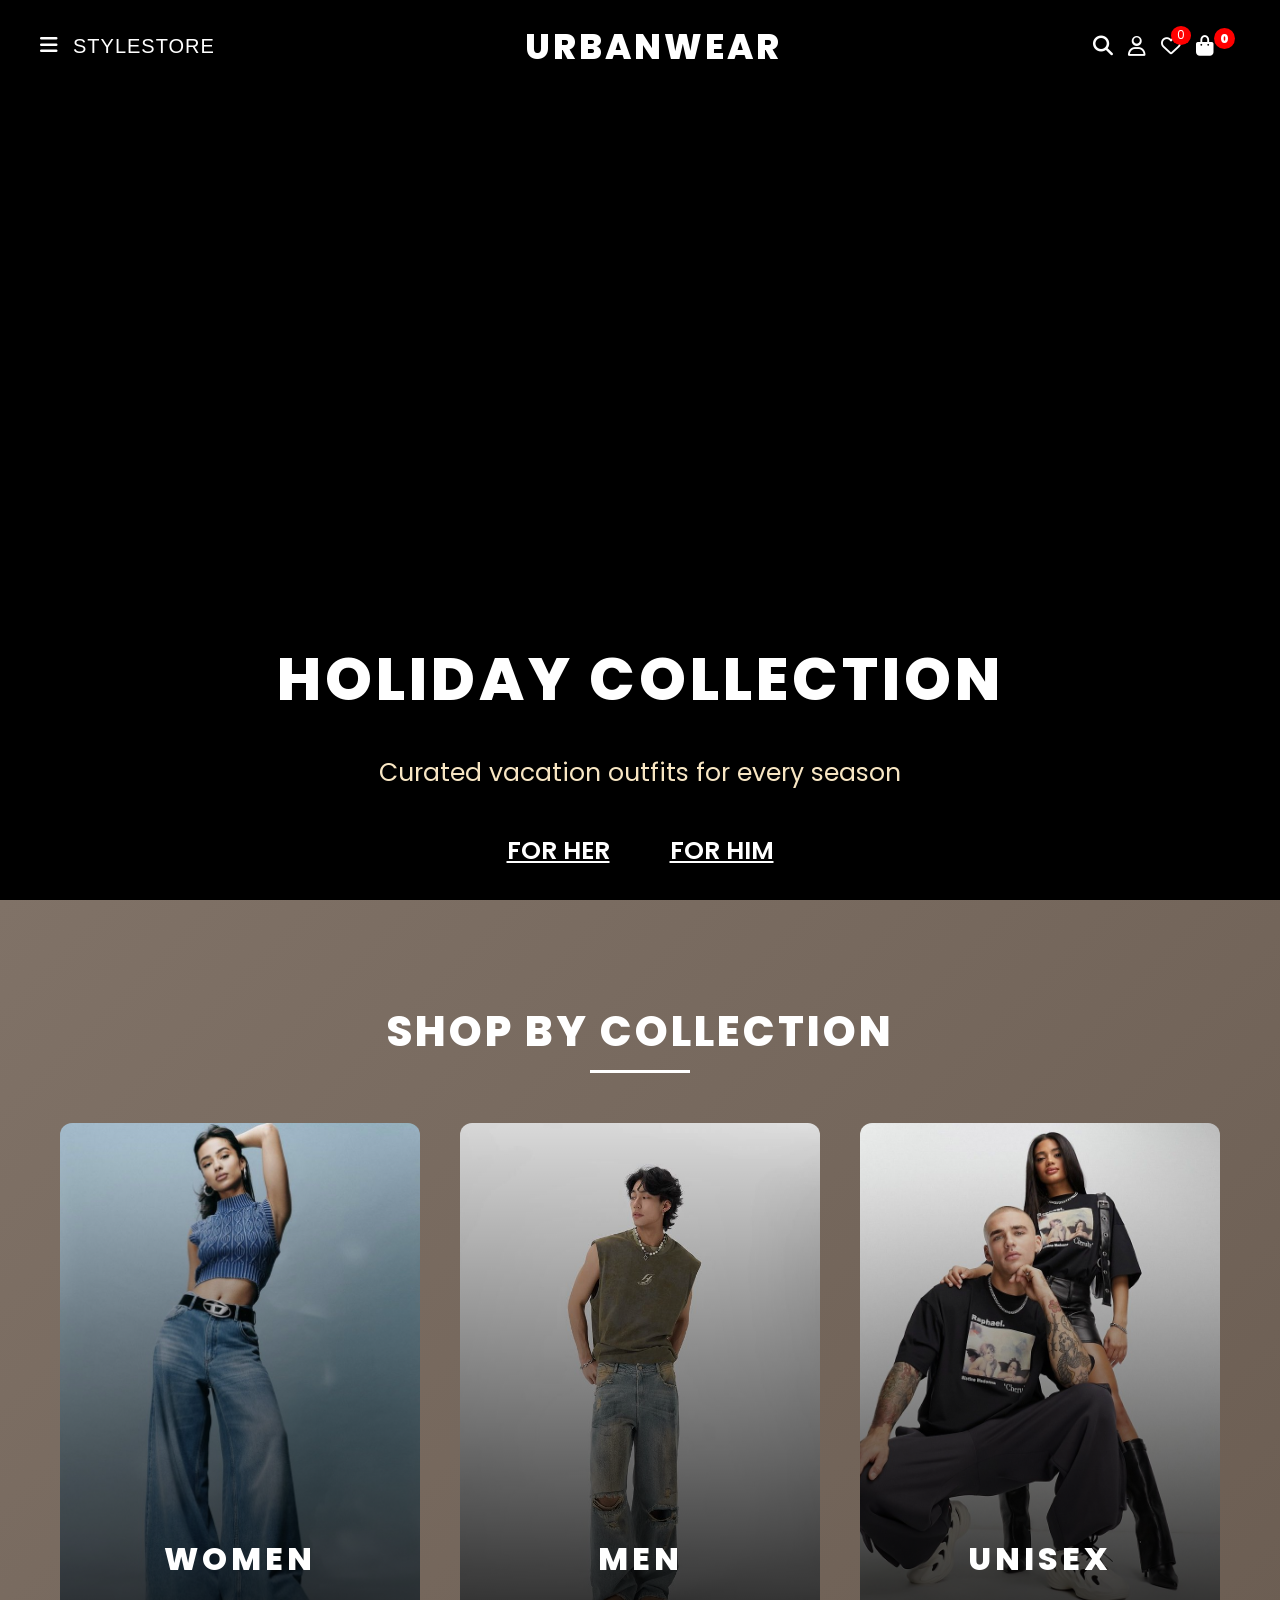
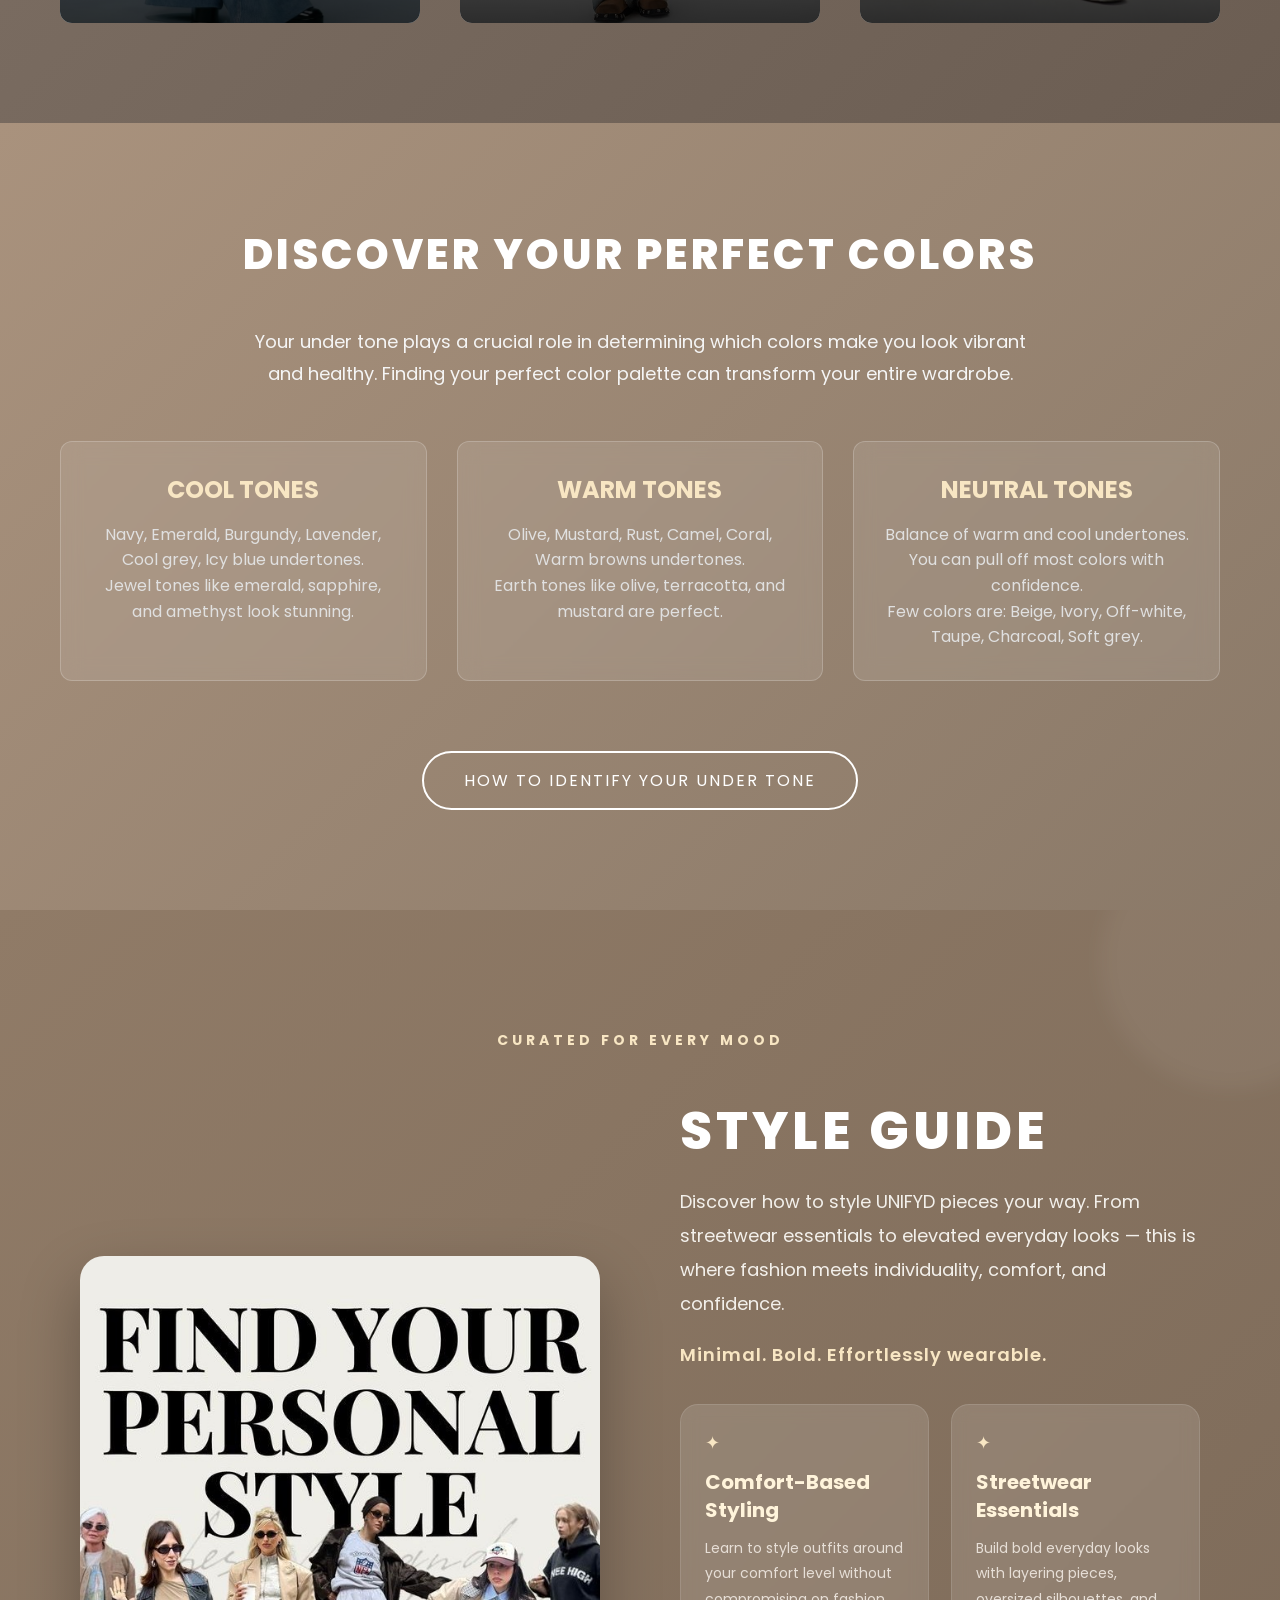
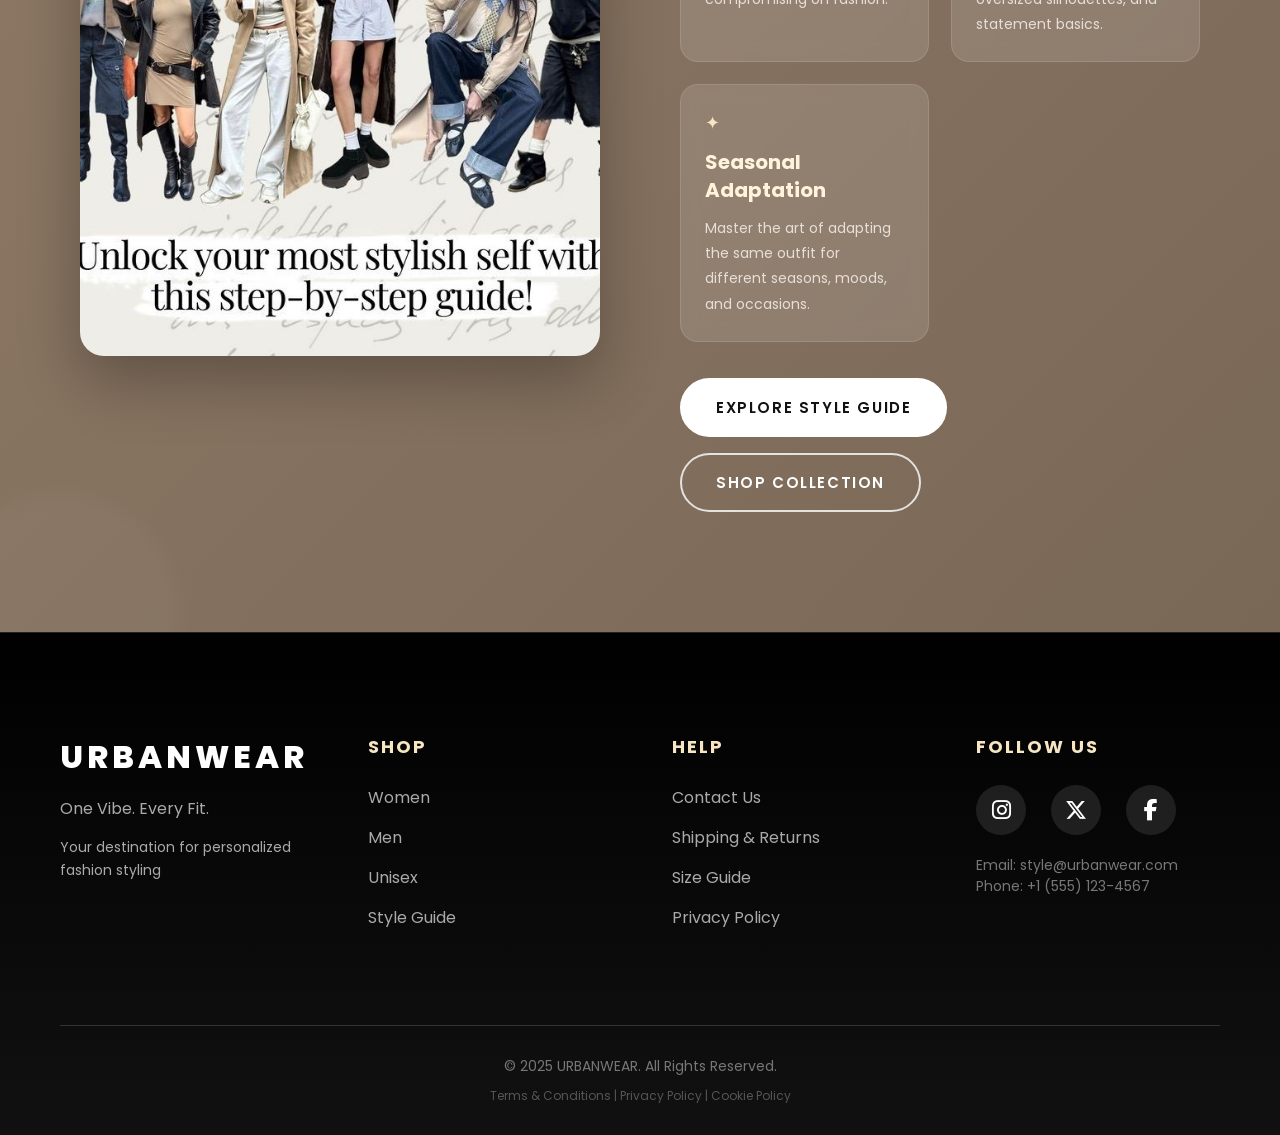
<file: index.html>
<!DOCTYPE html>
<html lang="en">
<head>
  <meta charset="UTF-8">
  <meta name="viewport" content="width=device-width, initial-scale=1.0">
  <title>ShopEasy</title>
  <link href="https://fonts.googleapis.com/css2?family=Poppins:wght@300;400;600;800&display=swap" rel="stylesheet">
  <link rel="stylesheet" href="https://cdnjs.cloudflare.com/ajax/libs/font-awesome/6.5.0/css/all.min.css">
  <link rel="stylesheet" href="style.css">
</head>
<body>
  <nav class="navbar">
  <div class="nav-left">
    <div class="hamburger" onclick="menuClick()">
      <i class="fa-solid fa-bars"></i>
    </div>
    <div class="call-us" onclick="callUs()">Stylestore</div>
  </div>
  <div class="brand" onclick="goHome()">URBANWEAR</div>

  <div class="nav-right">
    <i class="fa-solid fa-magnifying-glass" onclick="searchClick()"></i>


    <input
      type="text"
      id="searchBox"
      placeholder="Search products..."
      onkeydown="searchRedirect(event)"
      style="display:none;"
    >

    <i class="fa-regular fa-user" onclick="profileClick()"></i>
    <div class="wishlist-icon-wrapper" onclick="wishlistClick()">
      <i class="fa-regular fa-heart"></i>
      <span id="wishlist-count">0</span>
    </div>
    <i class="fa-solid fa-bag-shopping" onclick="cartClick()">
      <span id="cart-count">0</span>
    </i>
  </div>
  <p id="result"></p>
</nav>

<div class="side-menu" id="sideMenu" onclick="event.stopPropagation()">
  <ul>
    <li onclick="goTo('collections')">Shop Collections</li>
    <li onclick="goTo('under-tone-guide')">Skin Tone Guide</li>
    <li onclick="goTo('style-guide')">Style Guide</li>
  </ul>
</div>

<section class="hero" id="home">
    <div class="hero-content">
      <h1>HOLIDAY COLLECTION</h1>
      <p style="font-size: 25px; margin-bottom: 30px; color: #f8e6c3;">Curated vacation outfits for every season</p>
      <div class="hero-options">
        <a href="holiday-her.html">FOR HER</a>
        <a href="holiday-him.html">FOR HIM</a>
      </div>
    </div>
  </section>

  <section class="collections" id="collections">
    <h2>SHOP BY COLLECTION</h2>
    <div class="collection-grid">
      <div class="collection-card" onclick="goToCategory('Women')">
        <img src="IMAGES FOR WEBSITE/women collection cover image.jpg" alt="Women Collection">
        <div class="overlay">WOMEN</div>
      </div>
      <div class="collection-card" onclick="goToCategory('Men')">
        <img src="IMAGES FOR WEBSITE/mens collection cover image.jpg" alt="Men Collection">
        <div class="overlay">MEN</div>
      </div>
      <div class="collection-card" onclick="goToCategory('Unisex')">
        <img src="IMAGES FOR WEBSITE/unisex collection cover imae.jpg" alt="Unisex Collection">
        <div class="overlay">UNISEX</div>
      </div>
      </div>
  </section>

  <section class="under-tone-guide" id="under-tone-guide">
    <h2>DISCOVER YOUR PERFECT COLORS</h2>
    <div class="under-tone-container">
      <p class="under-tone-intro">
        Your under tone plays a crucial role in determining which colors make you look vibrant and healthy. 
        Finding your perfect color palette can transform your entire wardrobe.
      </p>
      <div class="under-tone-types">
        <div class="under-tone-card">
          <h3>COOL TONES</h3>
          <p>Navy, Emerald, Burgundy, Lavender, Cool grey, Icy blue undertones. 
            <br> Jewel tones like emerald, sapphire, and amethyst look stunning.</p>
        </div>
        <div class="under-tone-card">
          <h3>WARM TONES</h3>
          <p>Olive, Mustard, Rust, Camel, Coral, Warm browns undertones. 
            <br>Earth tones like olive, terracotta, and mustard are perfect.</p>
        </div>
        <div class="under-tone-card">
          <h3>NEUTRAL TONES</h3>
          <p>Balance of warm and cool undertones. You can pull off most colors with confidence.
            <br>Few colors are: Beige, Ivory, Off-white, Taupe, Charcoal, Soft grey.</p>
        </div>
      </div>
      <button class="identify-btn" onclick="openSkinToneModal()">HOW TO IDENTIFY YOUR UNDER TONE</button>
    </div>
  </section>

  <section class="style-guide" id="style-guide">

  <div class="section-top-label">CURATED FOR EVERY MOOD</div>

  <div class="style-guide-content">
    
    <div class="style-image">
      <img src="IMAGES FOR WEBSITE/Style Guide Image.jpg" alt="Style Guide">
    </div>

    <div class="style-text">
      <h2>STYLE GUIDE</h2>
      <p class="style-description">
        Discover how to style UNIFYD pieces your way. From streetwear essentials
        to elevated everyday looks — this is where fashion meets individuality,
        comfort, and confidence.
      </p>

    <p class="style-brand-line">
        Minimal. Bold. Effortlessly wearable.
      </p>
      
      <div class="style-features">
        <div class="feature">
        <span class="feature-icon">✦</span>
          <h4>Comfort-Based Styling</h4>
          <p>Learn to style outfits around your comfort level without compromising on fashion.</p>
        </div>
        
     <div class="feature">
          <span class="feature-icon">✦</span>
          <h4>Streetwear Essentials</h4>
          <p>Build bold everyday looks with layering pieces, oversized silhouettes, and statement basics.</p>
        </div>
        
        <div class="feature">
          <span class="feature-icon">✦</span>
          <h4>Seasonal Adaptation</h4>
          <p>Master the art of adapting the same outfit for different seasons, moods, and occasions.</p>
        </div>
      </div>

      <div class="style-buttons">
        <button class="primary-btn" onclick="window.location.href='style-guide.html'">EXPLORE STYLE GUIDE</button>
        <button class="secondary-btn" onclick="goToCollection()">SHOP COLLECTION</button>
      </div>
    </div>
  </div>
  </section>

  <footer class="footer" id="footer">
    <div class="footer-container">
      <div class="footer-brand">
        <h3>URBANWEAR</h3>
        <p>One Vibe. Every Fit.</p>
        <p style="margin-top: 15px; font-size: 14px;">Your destination for personalized fashion styling</p>
      </div>

      <div class="footer-links">
        <h4>SHOP</h4>
        <ul>
          <li><a href="#" onclick="goToCategory('Women'); return false;">Women</a></li>
          <li><a href="#" onclick="goToCategory('Men'); return false;">Men</a></li>
          <li><a href="#" onclick="goToCategory('Unisex'); return false;">Unisex</a></li>
          <li><a href="#" onclick="goTo('style-guide'); return false;">Style Guide</a></li>
        </ul>
        </div>
        <div class="footer-links">
        <h4>HELP</h4>
        <ul>
          <li><a href="#" onclick="contactUs(); return false;">Contact Us</a></li>
          <li><a href="#" onclick="openModal('shipping'); return false;">Shipping & Returns</a></li>
          <li><a href="#" onclick="openModal('size-guide'); return false;">Size Guide</a></li>
          <li><a href="#" onclick="openModal('privacy'); return false;">Privacy Policy</a></li>
        </ul>
        </div>

      <div class="footer-social">
        <h4>FOLLOW US</h4>
        <div class="social-icons">
          <i class="fa-brands fa-instagram" onclick="window.open('https://instagram.com', '_blank')"></i>
          <i class="fa-brands fa-x-twitter" onclick="window.open('https://twitter.com', '_blank')"></i>
          <i class="fa-brands fa-facebook-f" onclick="window.open('https://facebook.com', '_blank')"></i>
        </div>
     <p style="margin-top: 20px; font-size: 14px; color: #777;">
          Email: style@urbanwear.com<br>
          Phone: +1 (555) 123-4567
        </p>
      </div>
    </div>
     <div class="footer-bottom">
      © 2025 URBANWEAR. All Rights Reserved.
      <p>Terms & Conditions | Privacy Policy | Cookie Policy</p>
    </div>
  </footer>
    <div class="modal" id="skinToneModal">
    <div class="modal-content">
      <div class="modal-close" onclick="closeModal('skinToneModal')">×</div>
      <h2>How to Identify Your Skin Tone</h2>
      <div style="margin-bottom: 30px;">
        <h3 style="color: #f8e6c3; margin-bottom: 15px;">Vein Test</h3>
        <p>Look at the veins on your wrist in natural light:</p>
        <ul style="margin-left: 20px; margin-top: 10px; line-height: 1.8;">
          <li><strong>Blue/Purple veins:</strong> Cool undertones</li>
          <li><strong>Green veins:</strong> Warm undertones</li>
          <li><strong>Blue-green veins:</strong> Neutral undertones</li>
        </ul>
      </div>
      
      <div style="margin-bottom: 30px;">
        <h3 style="color: #f8e6c3; margin-bottom: 15px;">Jewelry Test</h3>
        <p>Which metal looks better on you?</p>
        <ul style="margin-left: 20px; margin-top: 10px; line-height: 1.8;">
          <li><strong>Silver jewelry:</strong> Cool undertones</li>
          <li><strong>Gold jewelry:</strong> Warm undertones</li>
          <li><strong>Both look good:</strong> Neutral undertones</li>
        </ul>
      </div>
      
      <div style="margin-bottom: 30px;">
        <h3 style="color: #f8e6c3; margin-bottom: 15px;">Sun Reaction</h3>
        <p>How does your skin react to sun exposure?</p>
        <ul style="margin-left: 20px; margin-top: 10px; line-height: 1.8;">
          <li><strong>Burns easily, tans poorly:</strong> Cool undertones</li>
          <li><strong>Tans easily, rarely burns:</strong> Warm undertones</li>
          <li><strong>Moderate tanning:</strong> Neutral undertones</li>
        </ul>
      </div>
    </div>
  </div>

  <div class="modal" id="styleGuideModal">
    <div class="modal-content">
      <div class="modal-close" onclick="closeModal('styleGuideModal')">×</div>
      <h2>Complete Style Guide</h2>
      
      <div style="margin-bottom: 30px;">
        <h3 style="color: #f8e6c3; margin-bottom: 15px;">The Art of Layering</h3>
        <p>Master the technique of layering to create versatile outfits that work for multiple seasons.</p>
      </div>
      
      <div style="margin-bottom: 30px;">
        <h3 style="color: #f8e6c3; margin-bottom: 15px;">Color Coordination</h3>
        <p>Learn how to combine colors effectively based on your skin tone and personal preferences.</p>
      </div>
      
      <div style="margin-bottom: 30px;">
        <h3 style="color: #f8e6c3; margin-bottom: 15px;">Accessory Styling</h3>
        <p>Discover how accessories can transform a simple outfit into a fashion statement.</p>
      </div>
      
      <div style="margin-bottom: 30px;">
        <h3 style="color: #f8e6c3; margin-bottom: 15px;">Comfort Meets Style</h3>
        <p>Find the perfect balance between comfort and fashion with our expert tips.</p>
      </div>
    </div>
  </div>

<script src="script.js"></script>

  
</body>
</html>
</file>
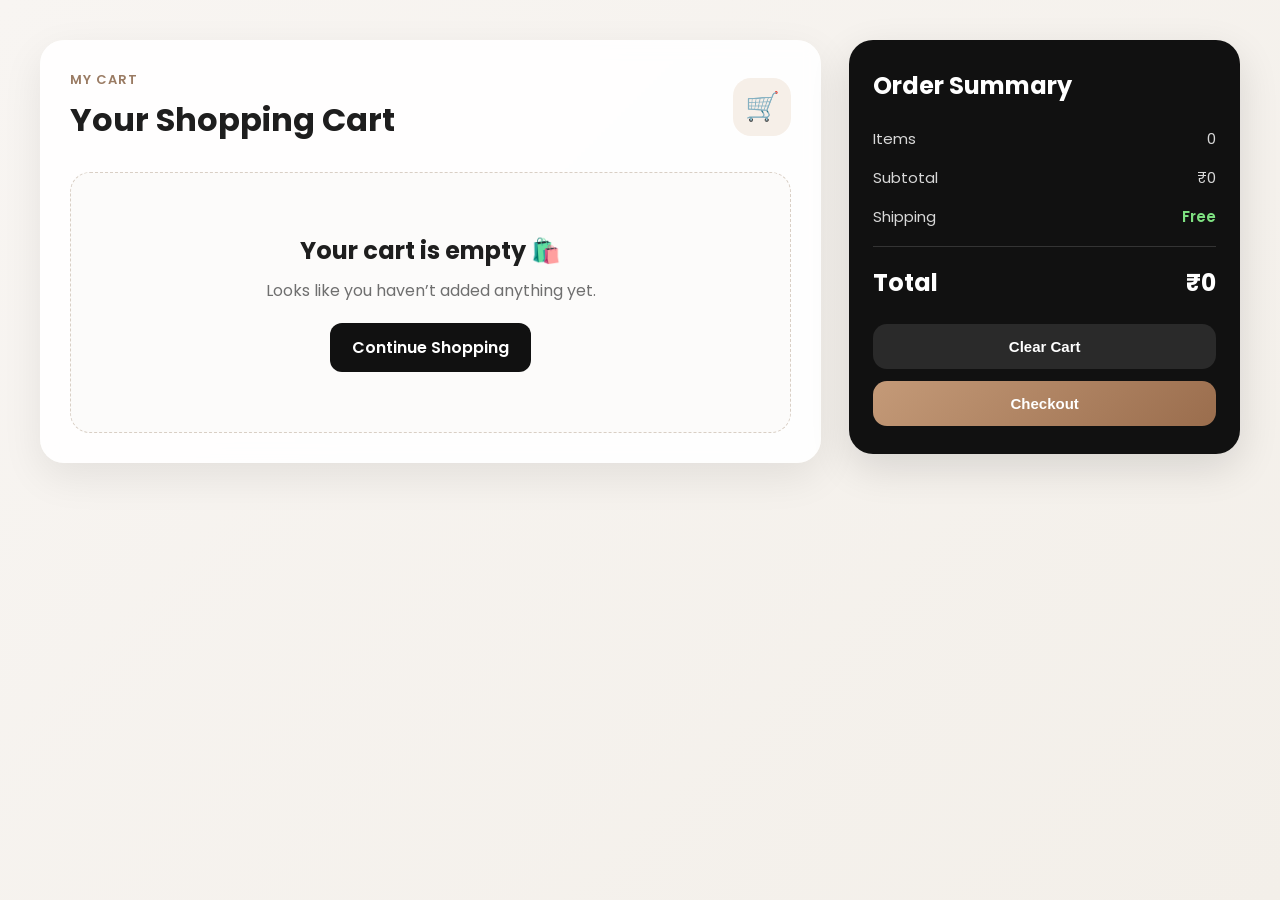
<file: cart.html>
<!DOCTYPE html>
<html lang="en">
<head>
  <meta charset="UTF-8" />
  <meta name="viewport" content="width=device-width, initial-scale=1.0" />
  <title>Your Cart</title>
  <link rel="stylesheet" href="cart.css" />
  <link rel="preconnect" href="https://fonts.googleapis.com">
  <link rel="preconnect" href="https://fonts.gstatic.com" crossorigin>
  <link href="https://fonts.googleapis.com/css2?family=Poppins:wght@400;500;600;700&display=swap" rel="stylesheet">
</head>
<body>

  <div class="page-wrapper">
    <div class="cart-layout">

      <!-- Left side -->
      <div class="cart-main">
        <div class="cart-header">
          <div>
            <p class="mini-title">My Cart</p>
            <h1>Your Shopping Cart</h1>
          </div>
          <div class="cart-icon">🛒</div>
        </div>

        <div id="cart-items" class="cart-items"></div>
      </div>

      <!-- Right side -->
      <div class="cart-summary">
        <h2>Order Summary</h2>

        <div class="summary-row">
          <span>Items</span>
          <span id="totalItems">0</span>
        </div>

        <div class="summary-row">
          <span>Subtotal</span>
          <span>₹<span id="subtotalPrice">0</span></span>
        </div>

        <div class="summary-row">
          <span>Shipping</span>
          <span class="free-text">Free</span>
        </div>

        <div class="summary-divider"></div>

        <div class="summary-total">
          <span>Total</span>
          <span>₹<span id="totalPrice">0</span></span>
        </div>

        <div class="cart-buttons">
          <button class="clear-btn" onclick="clearCart()">Clear Cart</button>
          <button class="checkout-btn" onclick="window.location.href='checkout.html'">Checkout</button>
        </div>
      </div>

    </div>
  </div>

  <script src="cart.js"></script>
</body>
</html>
</file>
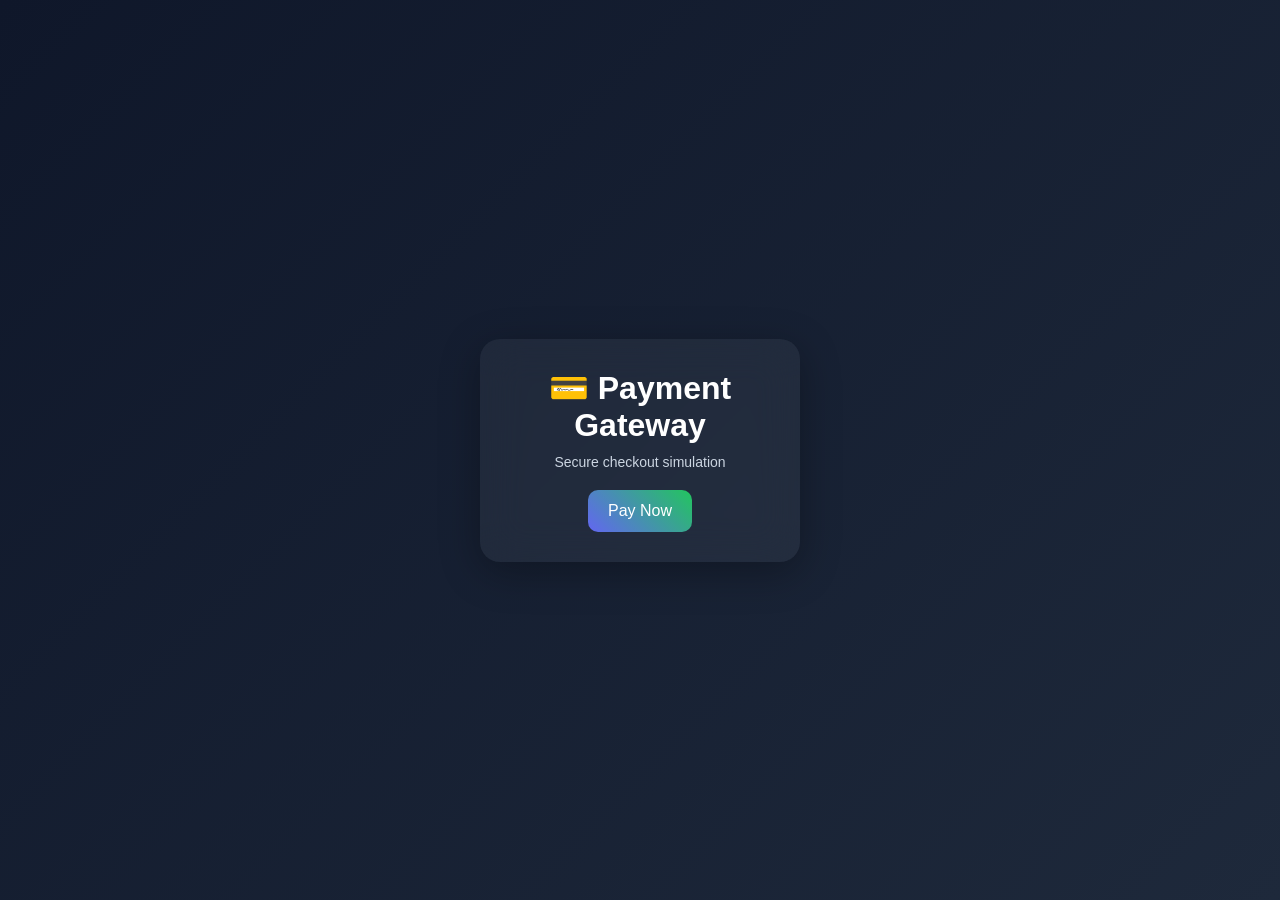
<file: checkout.html>
<!DOCTYPE html>
<html lang="en">
<head>
    <meta charset="UTF-8">
    <meta name="viewport" content="width=device-width, initial-scale=1.0">
    <title>Checkout</title>
    <link rel="stylesheet" href="cart.css">
    <link rel="stylesheet" href="checkout.css">
</head>
<body>

<div class="payment-card">
  <h1>💳 Payment Gateway</h1>
  <p>Secure checkout simulation</p>

  <button class="pay-btn" onclick="makePayment()">Pay Now</button>

  <div class="loader" id="loader">
    <span></span><span></span><span></span>
  </div>

  <div class="success-icon" id="success">✅</div>
</div>


<div class="toast" id="toast">
  🎉 Order Placed Successfully!
</div>

<script src="checkout.js"></script>
</body>
</html>
</file>
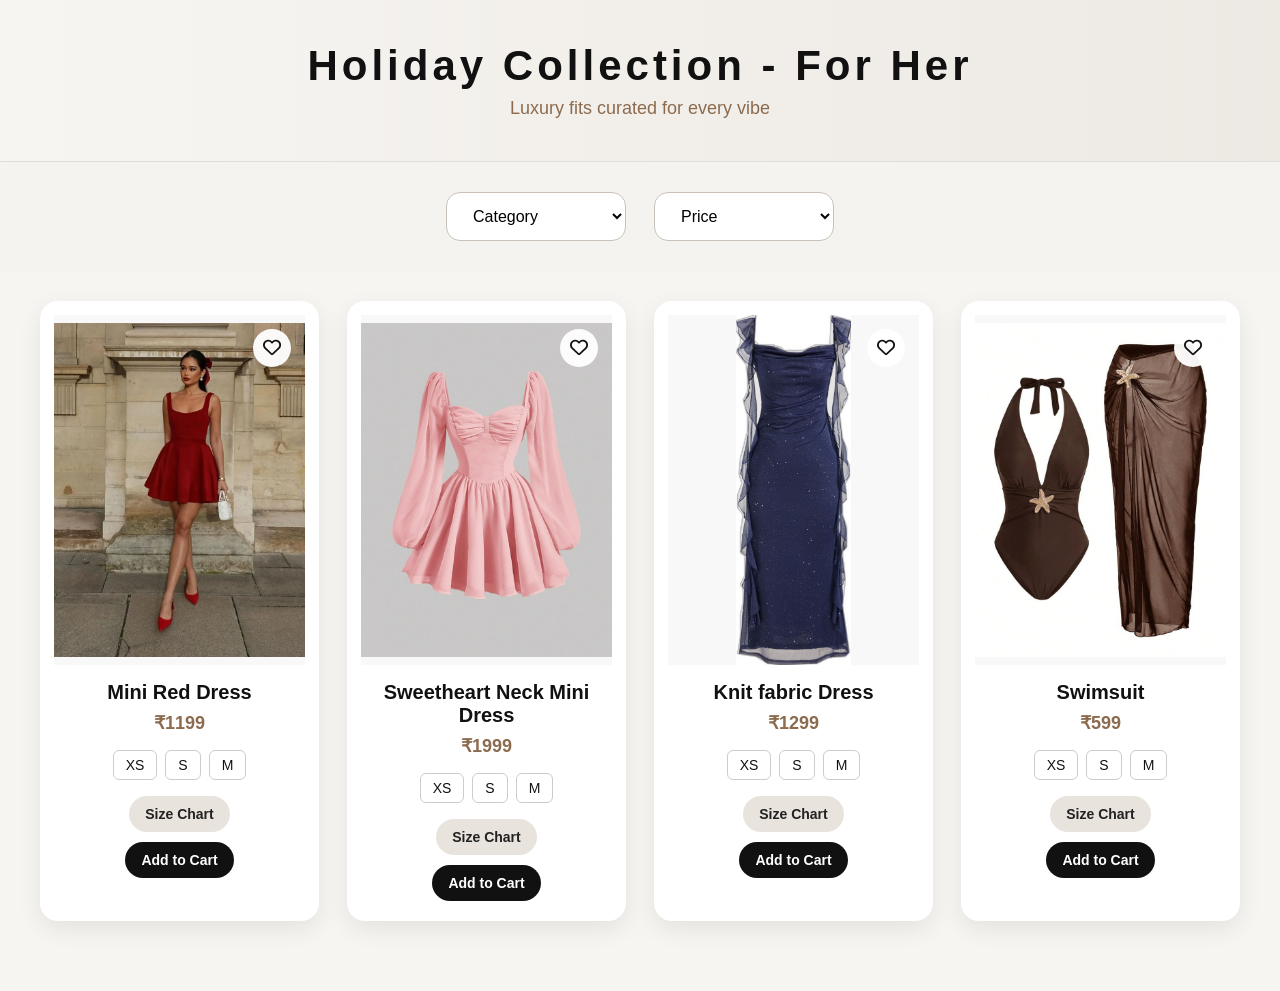
<file: holiday-her.html>
<!DOCTYPE html>
<html lang="en">
<head>
  <meta charset="UTF-8">
  <meta name="viewport" content="width=device-width, initial-scale=1.0">
<title>Holiday Collection - For Her</title>

<link rel="stylesheet" href="collection.css">
<link rel="stylesheet" href="https://cdnjs.cloudflare.com/ajax/libs/font-awesome/6.5.0/css/all.min.css">
</head>
<body>

    <!-- HERO BANNER -->
    <section class="collection-hero">
      <h1>Holiday Collection - For Her</h1>
      <p>Luxury fits curated for every vibe</p>
    </section>

<!-- FILTER BAR -->
<div class="filter-bar">
  <select id="categoryFilter" onchange="filterProducts()">
  <option value="all">Category</option>
  <option value="Mini Dress">Mini Dress</option>
  <option value="Beach Outfit">Beachy fits</option>
  <option value="Party Edition">Party Edition</option>
</select>

<select id="priceFilter" onchange="filterProducts()">
  <option value="all">Price</option>
  <option value="low">Under ₹500</option>
  <option value="mid">₹500 - ₹1000</option>
  <option value="high">Above ₹1000</option>
</select>
</div>

<div class="product-grid">

  <!-- Product Card 1-->
  <div class="product-card" data-category="Mini Dress" data-price="1199" data-size="XS,S,M" data-name="Mini Red Dress" data-sizechart="COLLECTION for website\HOLIDAY COLLECTION FOR HER\RED_dress chart.jpeg">
    <div class="product-img">
    <img src="COLLECTION for website/HOLIDAY COLLECTION FOR HER/og mini red dress.jpg">
    <i class="fa-regular fa-heart wishlist" onclick="addToWishlist(this, 'Mini Dress', 1199, 'COLLECTION for website/HOLIDAY COLLECTION FOR HER/og mini red dress.jpg')"></i>
    </div>
    <h3>Mini Red Dress</h3>
    <p>₹1199</p>

    <!-- SIZE SELECTOR -->
  <div class="size-selector">
    <span class="size-btn">XS</span>
    <span class="size-btn">S</span>
    <span class="size-btn">M</span>
  </div>
    <div class="product-actions">
      <button class="size-chart-btn" onclick="openSizeChart(this)">Size Chart</button>
      <button class="add-cart-btn" onclick="addToCartWithSize(this, 'Mini Dress', 1199)">Add to Cart</button>
    </div>
  </div>

<!-- Product Card 2-->
<div class="product-card" data-category="Mini Dress" data-price="1999" data-size="XS,S,M" data-name="Sweetheart Neck Mini Dress" data-sizechart="COLLECTION for website\HOLIDAY COLLECTION FOR HER\pink_dress chart.jpeg">
  <div class="product-img">
    <img src="COLLECTION for website/HOLIDAY COLLECTION FOR HER/PARTY EDITION/Sweetheart Neck Lantern Sleeve Mini Dress/pink pastel Sweetheart Neck Lantern Sleeve Ruched Mini Dress.jpg" alt="Sweetheart Neck Mini Dress">
    <i class="fa-regular fa-heart wishlist" onclick="addToWishlist(this, 'Mini Dress', 1999, 'COLLECTION for website/HOLIDAY COLLECTION FOR HER/PARTY EDITION/Sweetheart Neck Lantern Sleeve Mini Dress/pink pastel Sweetheart Neck Lantern Sleeve Ruched Mini Dress.jpg')"></i>
  </div>

  <h3>Sweetheart Neck Mini Dress</h3>
  <p>₹1999</p>

  <div class="size-selector">
    <span class="size-btn">XS</span>
    <span class="size-btn">S</span>
    <span class="size-btn">M</span>
  </div>

  <div class="product-actions">
    <button class="size-chart-btn" onclick="openSizeChart(this)">Size Chart</button>
    <button class="add-cart-btn" onclick="addToCartWithSize(this, 'Mini Dress', 1999)">Add to Cart</button>
  </div>
</div>

  <!-- Product Card 3 -->
  <div class="product-card" data-category="Party Edition" data-price="1299" data-size="XS,S,M" data-name="Knit fabric Dress" data-sizechart="COLLECTION for website\HOLIDAY COLLECTION FOR HER\simmer_dress chart.jpeg">
    <div class="product-img">
    <img src="COLLECTION for website/HOLIDAY COLLECTION FOR HER/PARTY EDITION/Knit Fabric Cowl Neck Maxi Dress/dark blue front Knit Fabric Cowl Neck Glitter Maxi Dress.jpg">
    <i class="fa-regular fa-heart wishlist" onclick="addToWishlist(this, 'Party Edition', 1299,'COLLECTION for website/HOLIDAY COLLECTION FOR HER/PARTY EDITION/Knit Fabric Cowl Neck Maxi Dress/dark blue front Knit Fabric Cowl Neck Glitter Maxi Dress.jpg')"></i>
    </div>
    <h3>Knit fabric Dress</h3>
    <p>₹1299</p>

    <!-- SIZE SELECTOR -->
  <div class="size-selector">
    <span class="size-btn">XS</span>
    <span class="size-btn">S</span>
    <span class="size-btn">M</span>
  </div>
    <div class="product-actions">
      <button class="size-chart-btn" onclick="openSizeChart(this)">Size Chart</button>
      <button class="add-cart-btn" onclick="addToCartWithSize(this, 'Party Edition', 1299)">Add to Cart</button>
    </div>
  </div>

  <!-- Product Card 4-->
  <div class="product-card" data-category="Beach Outfit" data-price="599" data-size="XS,S,M" data-name="Swimsuit" data-sizechart="COLLECTION for website\HOLIDAY COLLECTION FOR HER\swimsuit chart.jpeg">
    <div class="product-img">
    <img src="COLLECTION for website/HOLIDAY COLLECTION FOR HER/BEACH OUTFITS/Brown Starfish  One-Piece Swimsuit.jpg">
    <i class="fa-regular fa-heart wishlist" onclick="addToWishlist(this, 'Beach Outfit', 599, 'COLLECTION for website/HOLIDAY COLLECTION FOR HER/BEACH OUTFITS/Brown Starfish  One-Piece Swimsuit.jpg')"></i>
    </div>
    <h3>Swimsuit</h3>
    <p>₹599</p>

    <!-- SIZE SELECTOR -->
  <div class="size-selector">
    <span class="size-btn">XS</span>
    <span class="size-btn">S</span>
    <span class="size-btn">M</span>
  </div>
    <div class="product-actions">
      <button class="size-chart-btn" onclick="openSizeChart(this)">Size Chart</button>
      <button class="add-cart-btn" onclick="addToCartWithSize(this, 'Beach Outfit', 599)">Add to Cart</button>
    </div>
  </div>
</div>

<!-- SIZE CHART MODAL -->
<div id="sizeChartModal" class="size-chart-modal">
  <div class="size-chart-content">
    <span class="close-modal" onclick="closeSizeChart()">&times;</span>
    <h2>Size Chart</h2>

    <div class="size-chart-wrapper">
      <img src="COLLECTION for website/WOMENS COLLECTION/size chart.jpeg" alt="Size Chart">
    </div>
  </div>
</div>  

<div id="toast" class="toast"></div>

<script src="cart.js"></script>
<Script src="collection.js"></Script>

</body>
</html>
</file>
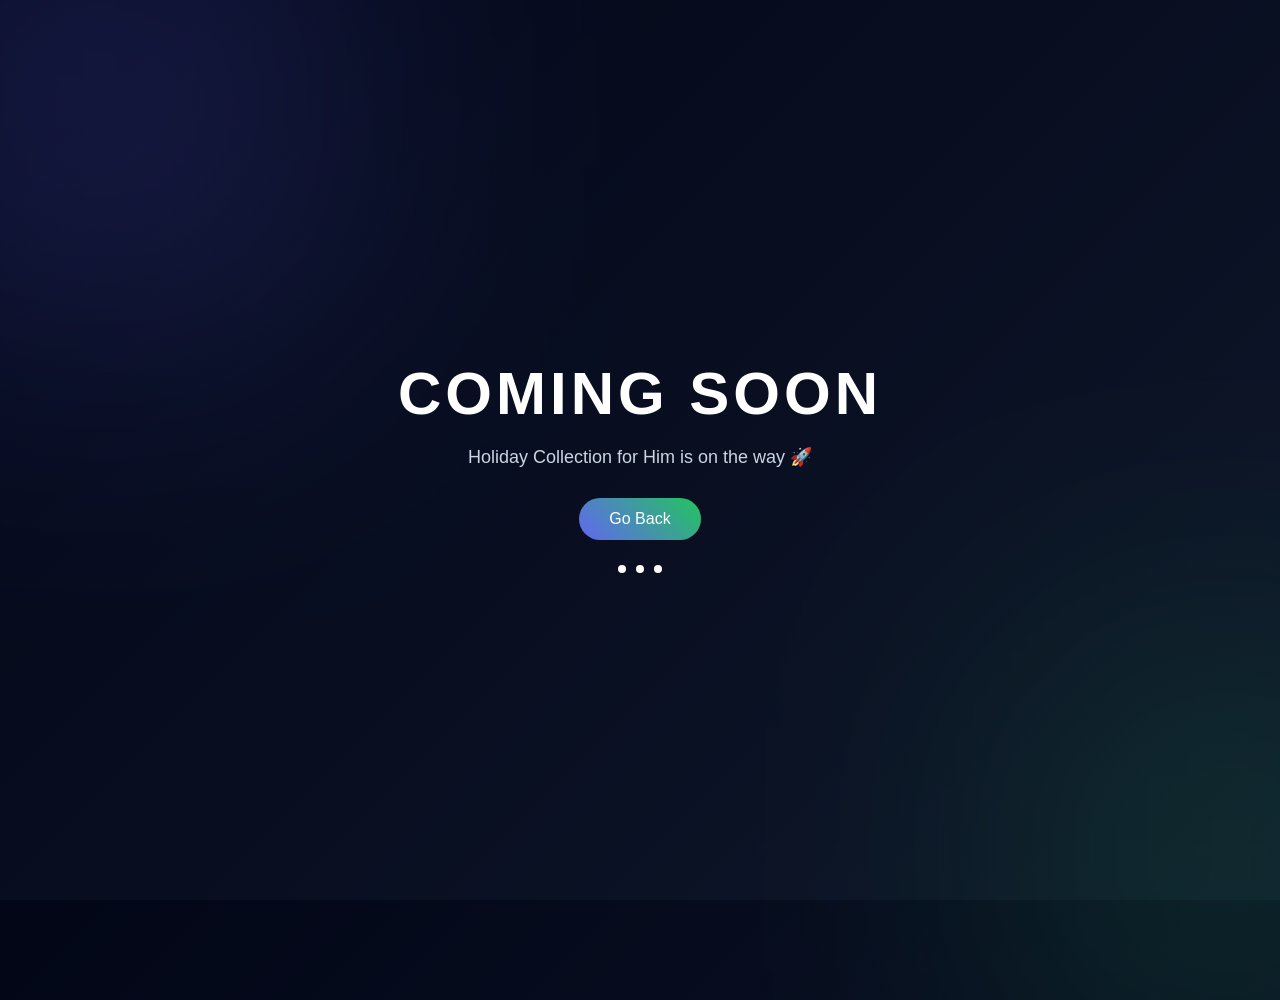
<file: holiday-him.html>
<!DOCTYPE html>
<html lang="en">
<head>
<meta charset="UTF-8">
<meta name="viewport" content="width=device-width, initial-scale=1.0">
<title>Holiday Him | Coming Soon</title>

<style>

/* ===== BODY ===== */
body {
  margin: 0;
  font-family: 'Poppins', sans-serif;
  height: 100vh;
  background: linear-gradient(135deg, #020617, #0f172a);
  display: flex;
  justify-content: center;
  align-items: center;
  color: white;
  overflow: hidden;
}

/* ===== BACKGROUND GLOW ===== */
body::before {
  content: "";
  position: absolute;
  width: 400px;
  height: 400px;
  background: #6366f1;
  filter: blur(150px);
  opacity: 0.3;
  top: -100px;
  left: -100px;
}

body::after {
  content: "";
  position: absolute;
  width: 300px;
  height: 300px;
  background: #22c55e;
  filter: blur(150px);
  opacity: 0.3;
  bottom: -100px;
  right: -100px;
}

/* ===== CARD ===== */
.container {
  text-align: center;
  z-index: 2;
  animation: fadeIn 1s ease;
}

h1 {
  font-size: 60px;
  letter-spacing: 4px;
  margin-bottom: 10px;
}

p {
  font-size: 18px;
  color: #cbd5e1;
  margin-bottom: 30px;
}

/* ===== BUTTON ===== */
.btn {
  padding: 12px 30px;
  border: none;
  border-radius: 30px;
  background: linear-gradient(45deg, #6366f1, #22c55e);
  color: white;
  font-size: 16px;
  cursor: pointer;
  transition: 0.3s;
}

.btn:hover {
  transform: scale(1.05);
}

/* ===== LOADING DOTS ===== */
.loader {
  margin-top: 20px;
}

.loader span {
  display: inline-block;
  width: 8px;
  height: 8px;
  margin: 5px;
  background: white;
  border-radius: 50%;
  animation: bounce 0.6s infinite alternate;
}

.loader span:nth-child(2) {
  animation-delay: 0.2s;
}
.loader span:nth-child(3) {
  animation-delay: 0.4s;
}

@keyframes bounce {
  to {
    transform: translateY(-10px);
  }
}

/* ===== FADE ANIMATION ===== */
@keyframes fadeIn {
  from {
    opacity: 0;
    transform: translateY(40px);
  }
  to {
    opacity: 1;
    transform: translateY(0);
  }
}

</style>
</head>

<body>

<div class="container">
  <h1>COMING SOON</h1>
  <p>Holiday Collection for Him is on the way 🚀</p>

  <button class="btn" onclick="goBack()">Go Back</button>

  <div class="loader">
    <span></span><span></span><span></span>
  </div>
</div>

<script>
function goBack() {
  window.location.href = "index.html";
}
</script>

</body>
</html>
</file>
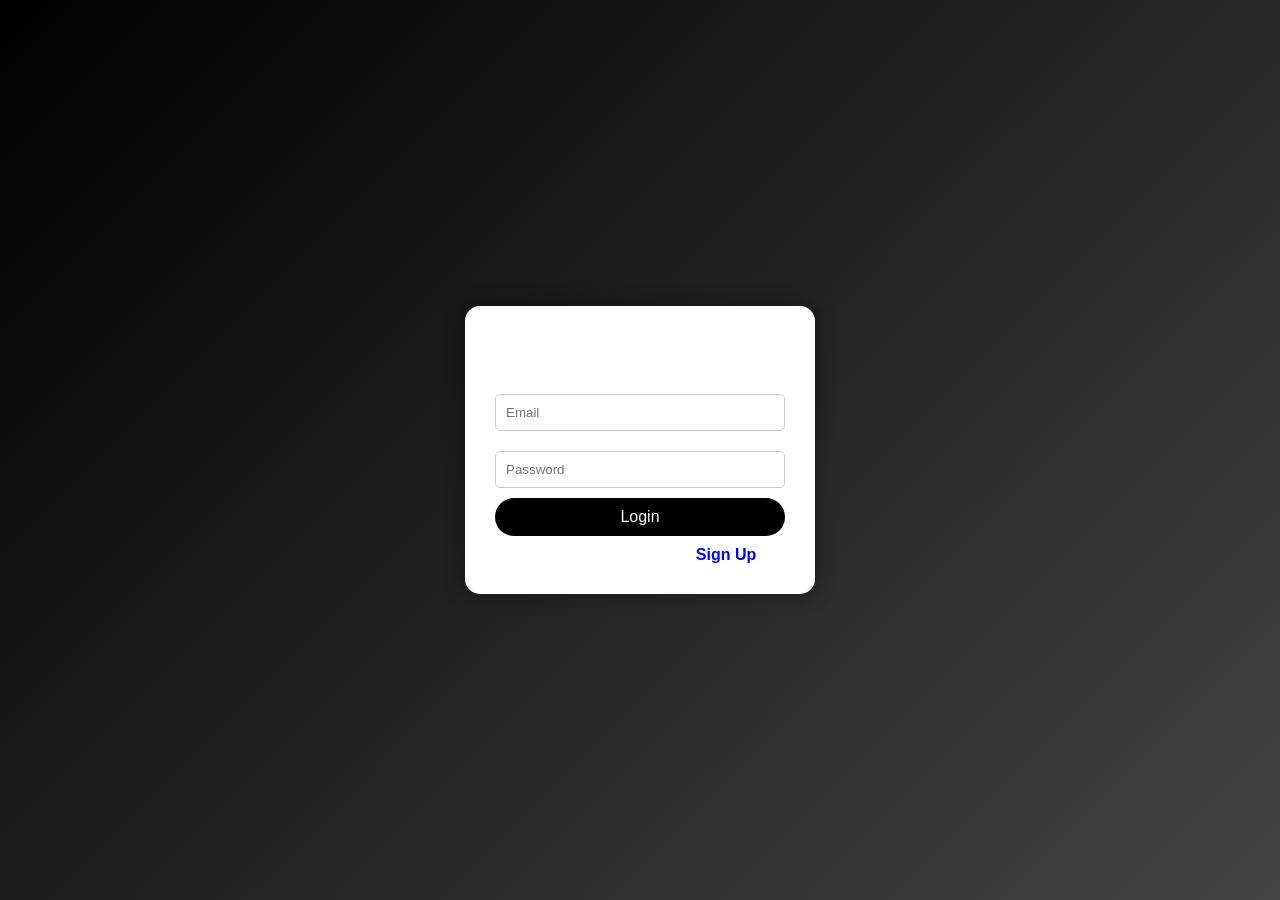
<file: login-signup.html>
<!DOCTYPE html>
<html>
<head>
<title>ShopEasy</title>
<link rel="stylesheet" href="style.css">
</head>
<body>

<div class="auth-container">
  <div class="auth-box">
    
    <!-- LOGIN FORM -->
    <div id="loginForm">
      <h2>Login</h2>
      <input type="email" placeholder="Email">
      <input type="password" placeholder="Password">
      <button>Login</button>
      <p>Don't have an account? <span onclick="showSignup()">Sign Up</span></p>
    </div>

    <!-- SIGNUP FORM -->
    <div id="signupForm">
      <h2>Sign Up</h2>
      <input type="text" placeholder="Full Name">
      <input type="email" placeholder="Email">
      <input type="password" placeholder="Password">
      <button>Sign Up</button>
      <p>Already have an account? <span onclick="showLogin()">Login</span></p>
    </div>

  </div>
</div>

<script src="script.js"></script>
</body>
</html>
</file>
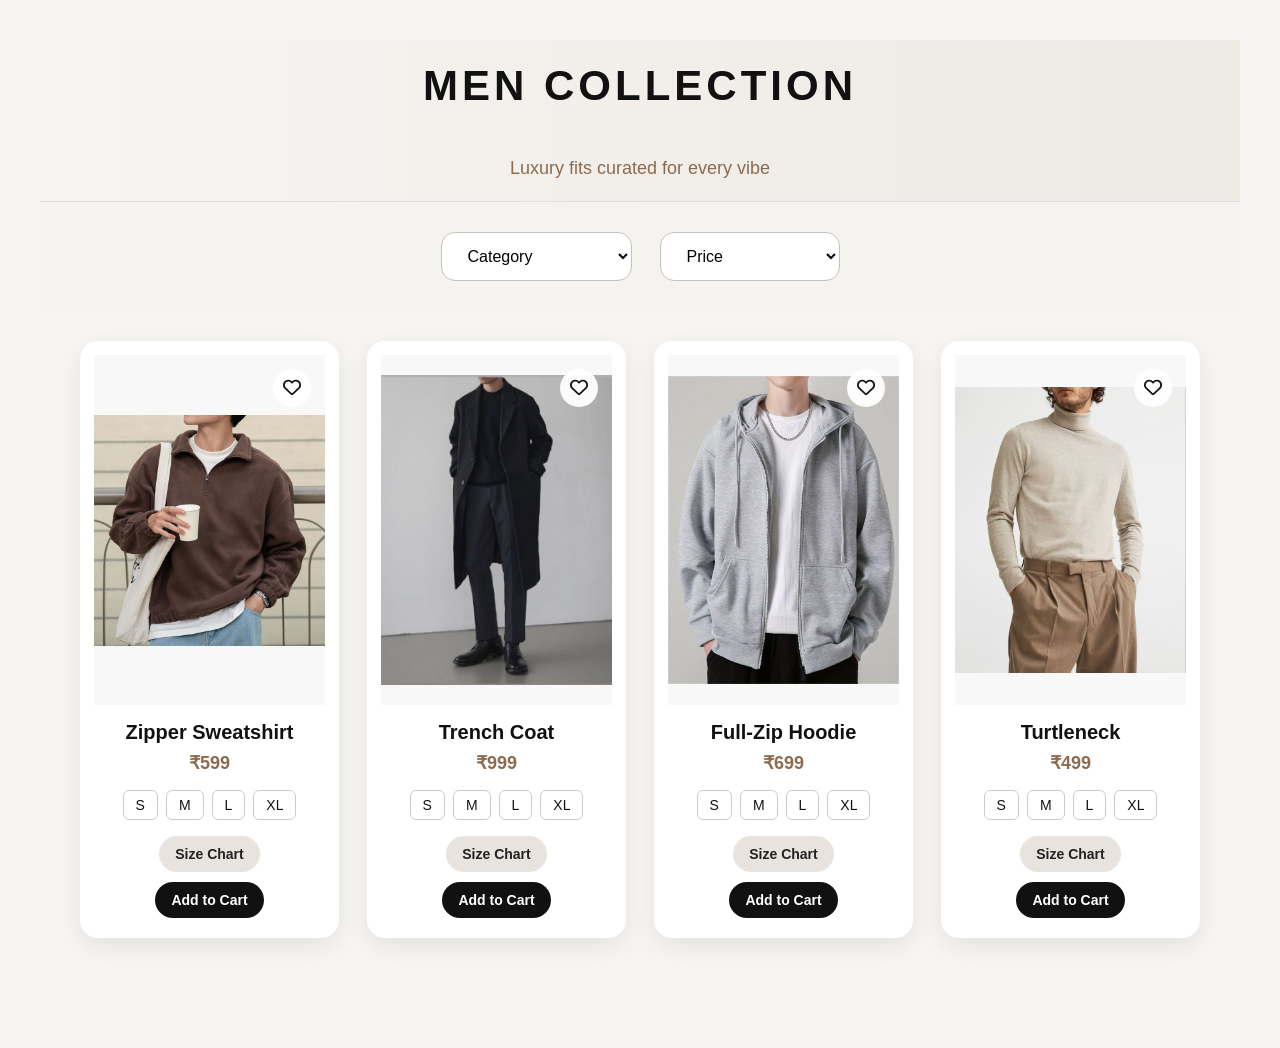
<file: men.html>
<!DOCTYPE html>
<html lang="en">
<head>
  <meta charset="UTF-8">
  <meta name="viewport" content="width=device-width, initial-scale=1.0">
<title>Men Collection | URBANWEAR</title>
<link rel="stylesheet" href="product.css">
<link rel="stylesheet" href="collection.css">
<link rel="stylesheet" href="https://cdnjs.cloudflare.com/ajax/libs/font-awesome/6.5.0/css/all.min.css">
</head>
<body>

<!-- HERO BANNER -->
<section class="collection-hero">
  <h1>MEN COLLECTION</h1>
  <p>Luxury fits curated for every vibe</p>
</section>

<!-- FILTER BAR -->
<div class="filter-bar">
  <select id="categoryFilter" onchange="filterProducts()">
    <option value="all">Category</option>
    <option value="Zipper Sweatshirt">Zipper Sweatshirt</option>
    <option value="Trench Coat">Trench Coat</option>
    <option value="Full-Zip Hoodie">Full-Zip Hoodie</option>
    <option value="Turtleneck">Turtleneck</option>
  </select>

  <select id="priceFilter" onchange="filterProducts()">
  <option value="all">Price</option>
  <option value="low">Under ₹500</option>
  <option value="mid">₹500 - ₹1000</option>
  <option value="high">Above ₹1000</option>
  </select>
</div>

<div class="product-grid">

  <!-- Product Card 1-->
  <div class="product-card" data-category="Zipper Sweatshirt" data-price="599" data-name="Zipper Sweatshirt">
    <div class="product-img">
    <img src="COLLECTION for website/MENS COLLECTION/mens Zipper Sweatshirt/brown Zipper Sweatshirt.jpg" alt="Zipper Sweatshirt">
    <i class="fa-regular fa-heart wishlist" onclick="addToWishlist(this, 'Zipper Sweatshirt', 599, 'COLLECTION for website/MENS COLLECTION/mens Zipper Sweatshirt/brown Zipper Sweatshirt.jpg', 'men.html')"></i>
    </div>
    <h3>Zipper Sweatshirt</h3>
    <p>₹599</p>

  <!-- SIZE SELECTOR -->
    <div class="size-selector">
      <span class="size-btn">S</span>
      <span class="size-btn">M</span>
      <span class="size-btn">L</span>
      <span class="size-btn">XL</span>
    </div>
    <div class="product-actions">
      <button class="size-chart-btn" onclick="openSizeChart()">Size Chart</button>
      <button class="add-cart-btn" onclick="addToCartWithSize(this, 'Zipper Sweatshirt',599)">Add to Cart</button>
    </div>
  </div>
  
  <!-- Product Card 2 -->
  <div class="product-card" data-category="Trench Coat" data-price="999" data-name="Trench Coat">
    <div class="product-img">
    <img src="COLLECTION for website/MENS COLLECTION/mens jacket/black mens long coat.jpg" alt="Trench Coat">
    <i class="fa-regular fa-heart wishlist" onclick="addToWishlist(this, 'Trench Coat', 999, 'COLLECTION for website/MENS COLLECTION/mens jacket/black mens long coat.jpg', 'men.html')"></i>
    </div>
    <h3>Trench Coat</h3>
    <p>₹999</p>

  <!-- SIZE SELECTOR -->
    <div class="size-selector">
      <span class="size-btn">S</span>
      <span class="size-btn">M</span>
      <span class="size-btn">L</span>
      <span class="size-btn">XL</span>
    </div>
    <div class="product-actions">
    <button class="size-chart-btn" onclick="openSizeChart()">Size Chart</button>
    <button class="add-cart-btn" onclick="addToCartWithSize(this, 'Trench Coat',999)">Add to Cart</button>
    </div>
  </div>
  
  <!-- Product Card 3-->
  <div class="product-card" data-category="Full-Zip Hoodie" data-price="699" data-name="Full-Zip Hoodie">
    <div class="product-img">
    <img src="COLLECTION for website/MENS COLLECTION/Men's Full-Zip Hoodie/light grey Men's Full-Zip Hoodie.jpg" alt="Full-Zip Hoodie">
    <i class="fa-regular fa-heart wishlist" onclick="addToWishlist(this, 'Full-Zip Hoodie', 699, 'COLLECTION for website/MENS COLLECTION/MensFullZipHoodie/light grey Mens Full ZipHoodie.jpg','men.html')"></i>
    </div>
    <h3>Full-Zip Hoodie</h3>
    <p>₹699</p>

  <!-- SIZE SELECTOR -->
    <div class="size-selector">
      <span class="size-btn">S</span>
      <span class="size-btn">M</span>
      <span class="size-btn">L</span>
      <span class="size-btn">XL</span>
    </div>
    <div class="product-actions">
    <button class="size-chart-btn" onclick="openSizeChart()">Size Chart</button>
    <button class="add-cart-btn" onclick="addToCartWithSize(this, 'Full-Zip Hoodie',699)">Add to Cart</button>
    </div>
  </div>
  
  <!-- Product Card 4 -->
  <div class="product-card" data-category="Turtleneck" data-price="499" data-name="Turtleneck">
    <div class="product-img">
    <img src="COLLECTION for website/MENS COLLECTION/turtleneck/beige turtleneck.jpg" alt="Turtleneck">
    <i class="fa-regular fa-heart wishlist" onclick="addToWishlist(this, 'Turtleneck', 499, 'COLLECTION for website/MENS COLLECTION/Turtleneck/beige turtleneck.jpg', 'men.html')"></i>
    </div>
    <h3>Turtleneck</h3>
    <p>₹499</p>

  <!-- SIZE SELECTOR -->
    <div class="size-selector">
      <span class="size-btn">S</span>
      <span class="size-btn">M</span>
      <span class="size-btn">L</span>
      <span class="size-btn">XL</span>
    </div>
    <div class="product-actions">
    <button class="size-chart-btn" onclick="openSizeChart()">Size Chart</button>
    <button class="add-cart-btn" onclick="addToCartWithSize(this, 'Turtleneck',499)">Add to Cart</button>
    </div>
  </div>

</div>

<!-- SIZE CHART MODAL -->
<div id="sizeChartModal" class="size-chart-modal">
  <div class="size-chart-content">
    <span class="close-modal" onclick="closeSizeChart()">&times;</span>
    <h2>Size Chart</h2>

    <div class="size-chart-wrapper">
      <img src="COLLECTION for website/WOMENS COLLECTION/size chart.jpeg" alt="Size Chart">
    </div>
  </div>
</div>

<div id="toast" class="toast"></div>

<script src="cart.js"></script>
<Script src="collection.js"></Script>
</body>
</html>
</file>
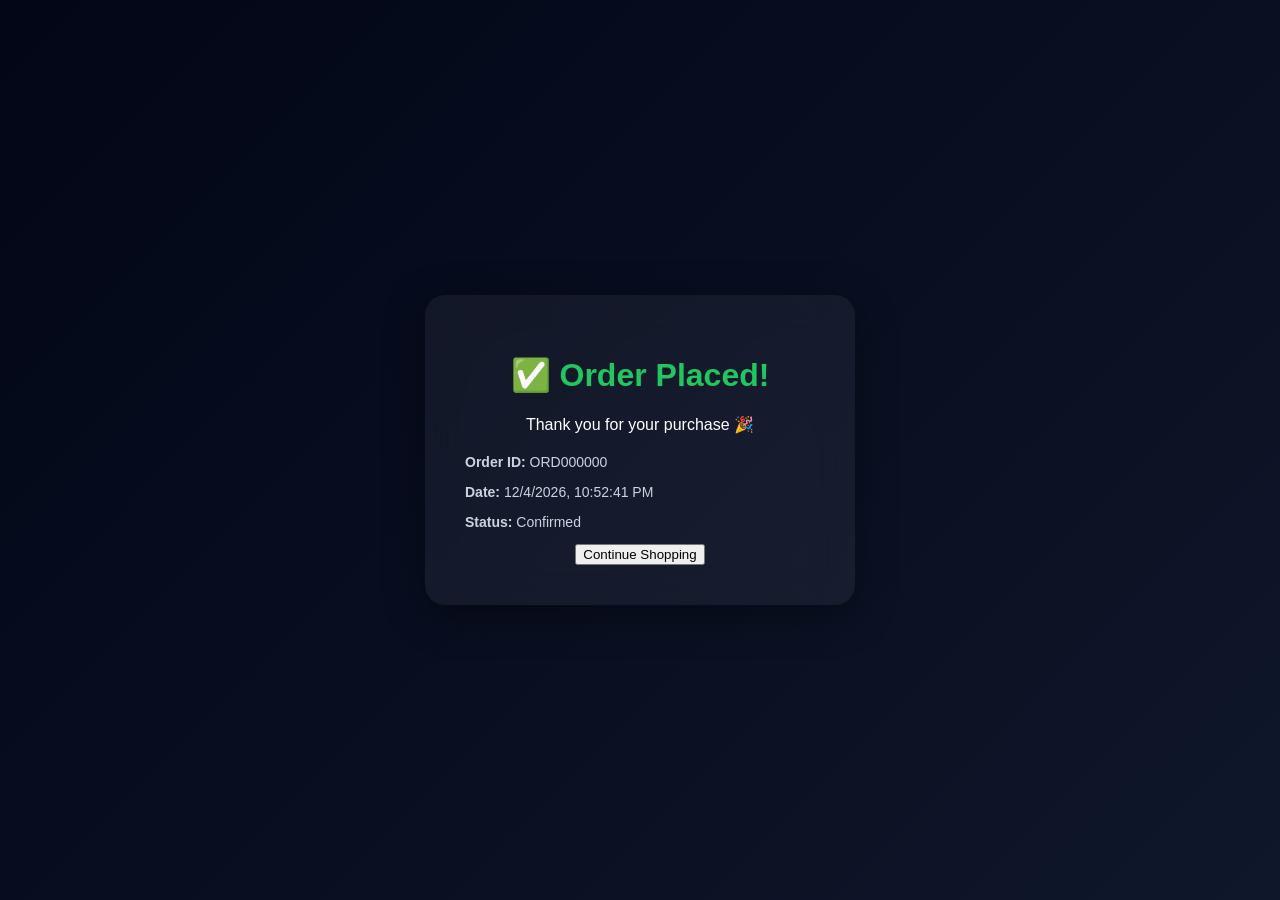
<file: order_success.html>
<!DOCTYPE html>
<html lang="en">
<head>
    <meta charset="UTF-8">
    <meta name="viewport" content="width=device-width, initial-scale=1.0">
    <title>Order Success</title>
    <link rel="stylesheet" href="order_success.css">
</head>
<body>
    
    <div class="card">
  <h1>✅ Order Placed!</h1>
  <p>Thank you for your purchase 🎉</p>

  <div class="order-details">
    <p><strong>Order ID:</strong> <span id="orderId"></span></p>
    <p><strong>Date:</strong> <span id="orderDate"></span></p>
    <p><strong>Status:</strong> Confirmed</p>
  </div>

  <button onclick="window.location.href='index.html'">Continue Shopping</button>
</div>

<script src="order_success.js"></script>
</body>
</html>
</file>
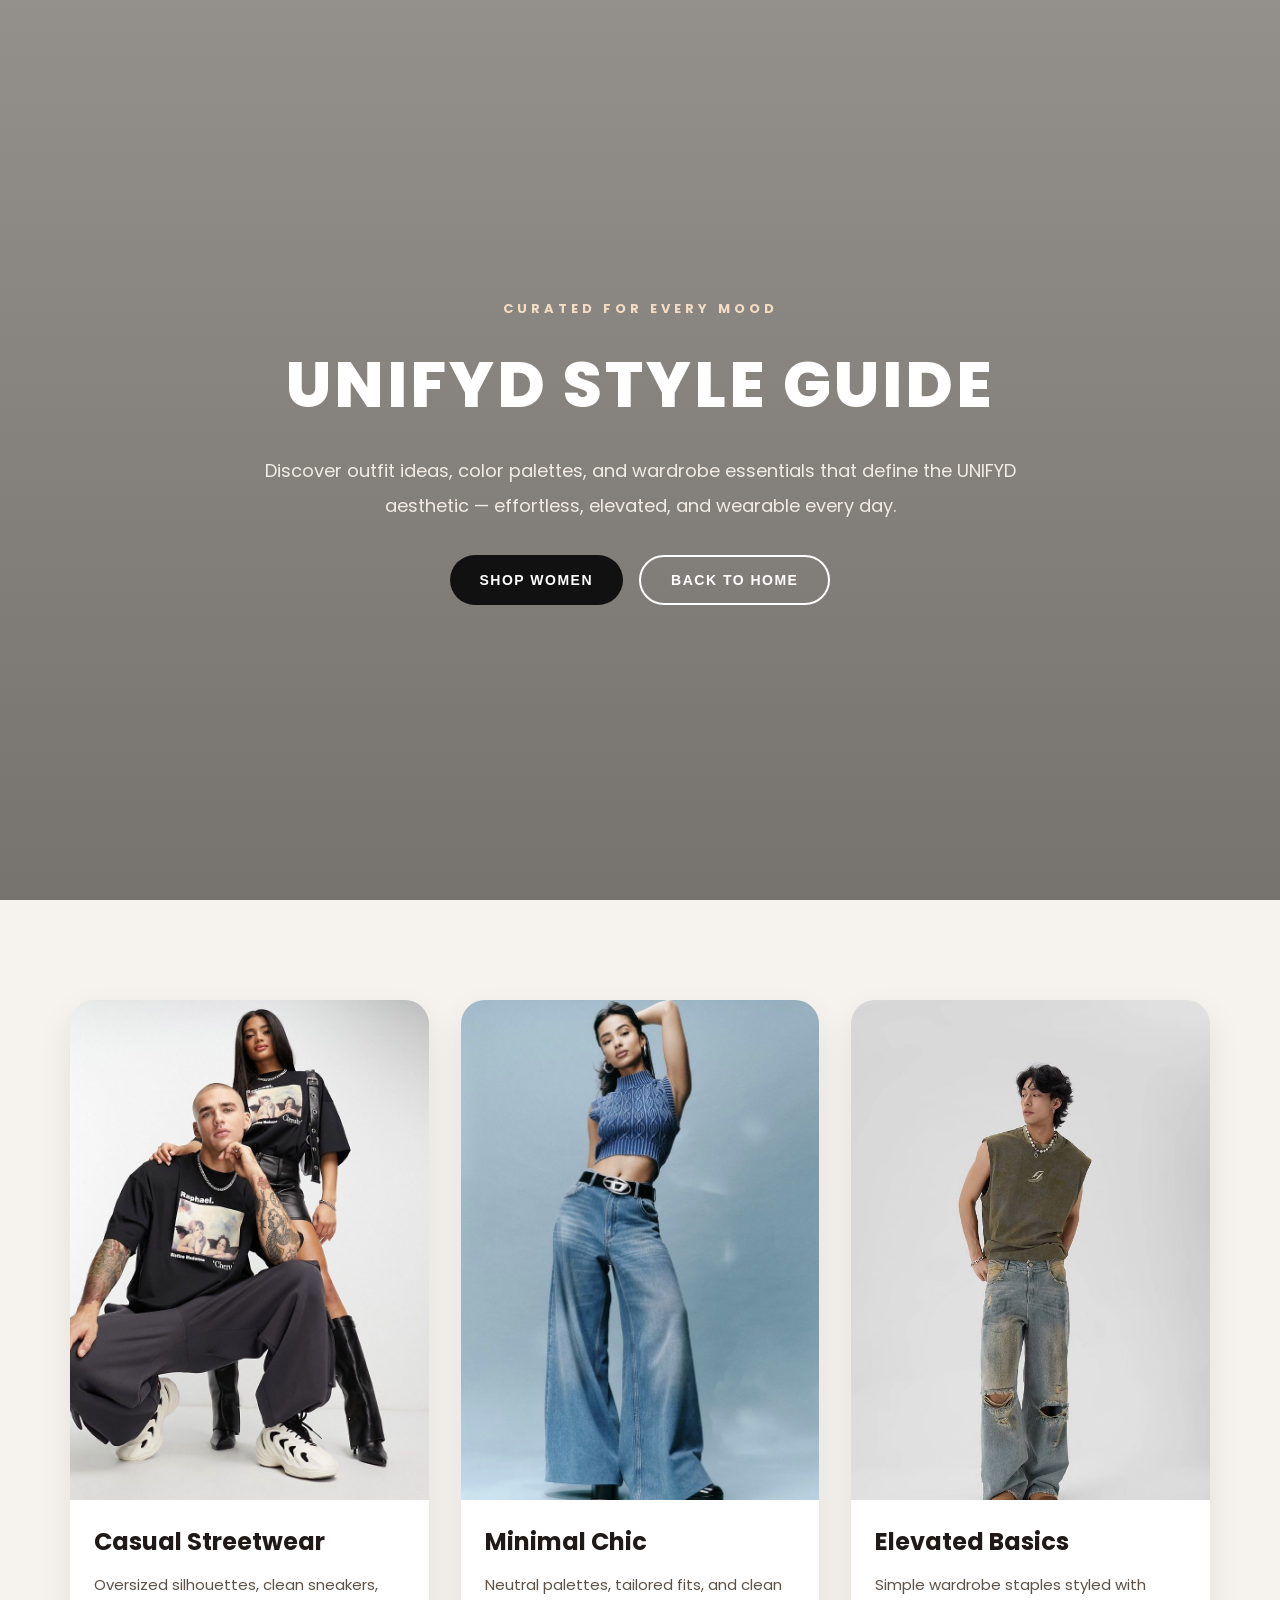
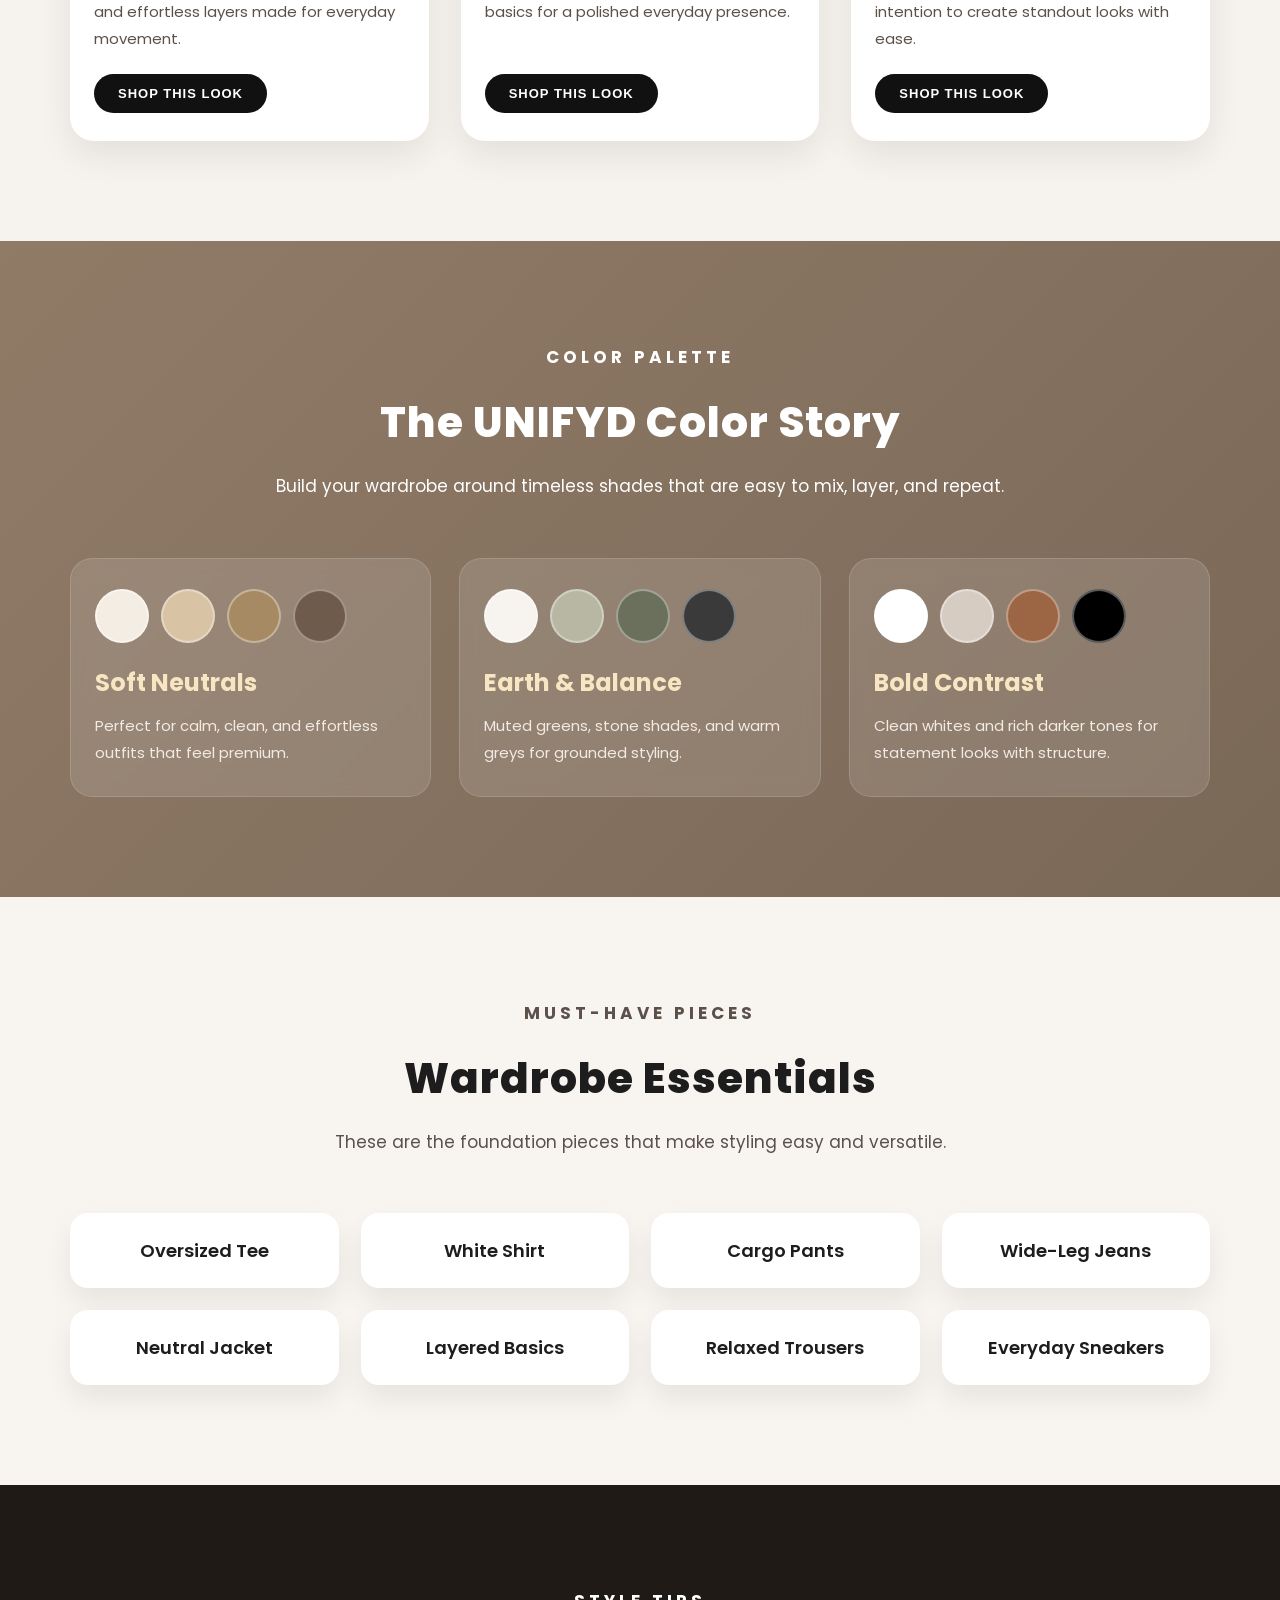
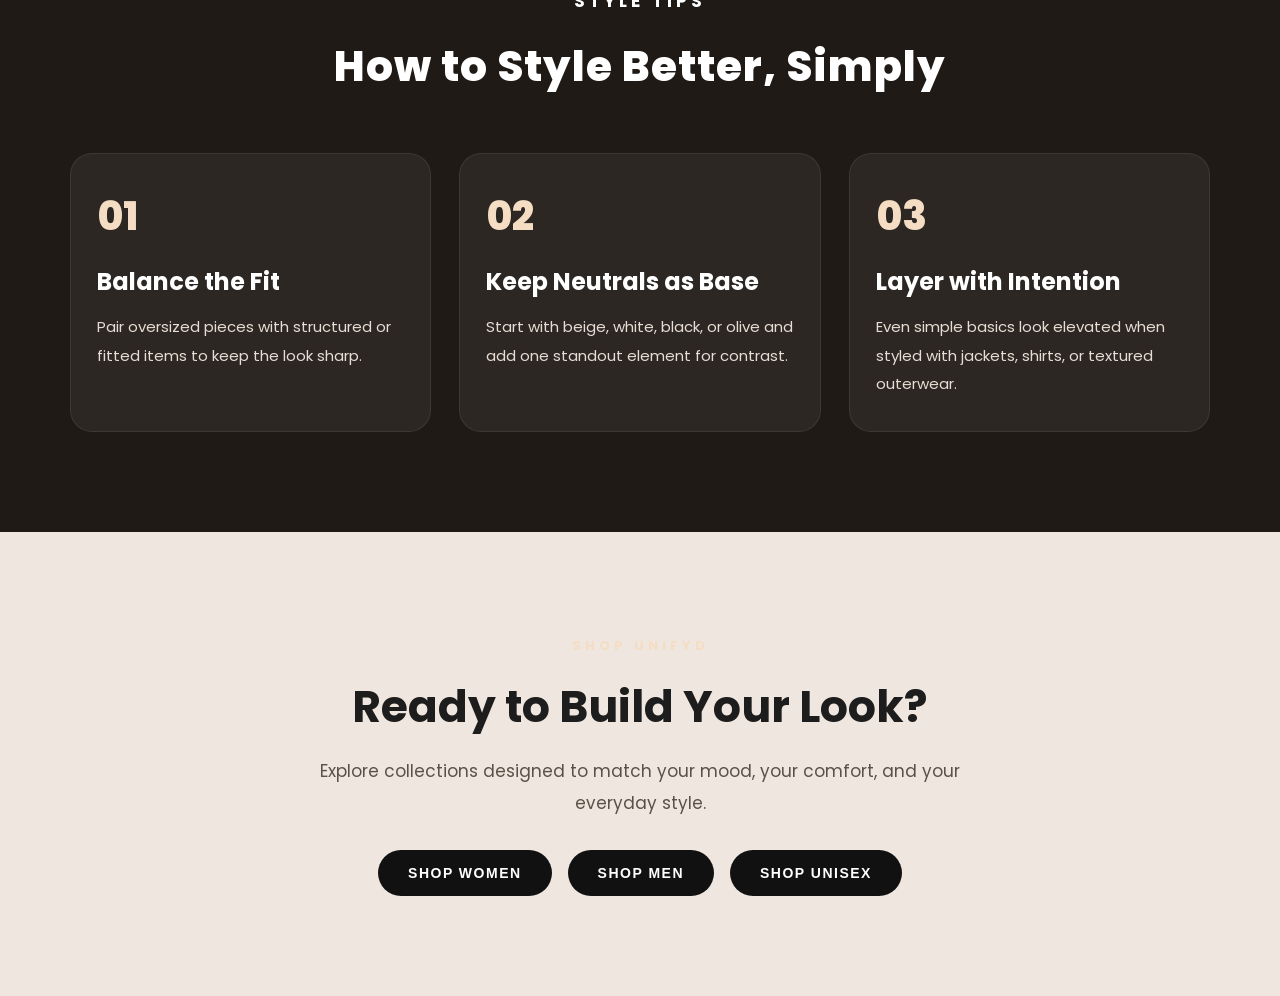
<file: style-guide.html>
<!DOCTYPE html>
<html lang="en">
<head>
  <meta charset="UTF-8" />
  <meta name="viewport" content="width=device-width, initial-scale=1.0" />
  <title>UNIFYD Style Guide</title>
  <link rel="stylesheet" href="style-guide.css" />
  <link rel="preconnect" href="https://fonts.googleapis.com">
  <link rel="preconnect" href="https://fonts.gstatic.com" crossorigin>
  <link href="https://fonts.googleapis.com/css2?family=Poppins:wght@300;400;500;600;700;800&display=swap" rel="stylesheet">
</head>
<body>

  <!-- HERO SECTION -->
  <section class="style-hero">
    <div class="style-hero-overlay"></div>
    <div class="style-hero-content">
      <p class="hero-label">CURATED FOR EVERY MOOD</p>
      <h1>UNIFYD STYLE GUIDE</h1>
      <p class="hero-text">
        Discover outfit ideas, color palettes, and wardrobe essentials that define the UNIFYD aesthetic — effortless, elevated, and wearable every day.
      </p>
      <div class="hero-buttons">
        <button onclick="window.location.href='women.html'">SHOP WOMEN</button>
        <button class="outline-btn" onclick="window.location.href='index.html'">BACK TO HOME</button>
      </div>
    </div>
  </section>

  <!-- OUTFIT IDEAS -->
<section class="outfit-section">
  <div class="outfit-grid">

    <div class="outfit-card">
      <div class="outfit-img-wrap">
        <img src="IMAGES FOR WEBSITE/unisex collection cover imae.jpg" alt="Casual Streetwear">
      </div>
      <div class="outfit-card-content">
        <h3>Casual Streetwear</h3>
        <p>Oversized silhouettes, clean sneakers, and effortless layers made for everyday movement.</p>
        <button onclick="window.location.href='unisex.html'">SHOP THIS LOOK</button>
      </div>
    </div>

    <div class="outfit-card">
      <div class="outfit-img-wrap">
        <img src="IMAGES FOR WEBSITE/women collection cover image.jpg" alt="Minimal Chic">
      </div>
      <div class="outfit-card-content">
        <h3>Minimal Chic</h3>
        <p>Neutral palettes, tailored fits, and clean basics for a polished everyday presence.</p>
        <button onclick="window.location.href='women.html'">SHOP THIS LOOK</button>
      </div>
    </div>

    <div class="outfit-card">
      <div class="outfit-img-wrap">
        <img src="IMAGES FOR WEBSITE/mens collection cover image.jpg" alt="Elevated Basics">
      </div>
      <div class="outfit-card-content">
        <h3>Elevated Basics</h3>
        <p>Simple wardrobe staples styled with intention to create standout looks with ease.</p>
        <button onclick="window.location.href='men.html'">SHOP THIS LOOK</button>
      </div>
    </div>

  </div>
</section>

  <!-- COLOR PALETTE -->
  <section class="palette-section">
    <div class="section-heading">
      <p class="small-label">COLOR PALETTE</p>
      <h2>The UNIFYD Color Story</h2>
      <p>
        Build your wardrobe around timeless shades that are easy to mix, layer, and repeat.
      </p>
    </div>

    <div class="palette-grid">
      <div class="palette-card">
        <div class="palette-colors">
          <span style="background:#F4EDE4;"></span>
          <span style="background:#D8C3A5;"></span>
          <span style="background:#A68A64;"></span>
          <span style="background:#6F5B4B;"></span>
        </div>
        <h3>Soft Neutrals</h3>
        <p>Perfect for calm, clean, and effortless outfits that feel premium.</p>
      </div>

      <div class="palette-card">
        <div class="palette-colors">
          <span style="background:#F7F3EE;"></span>
          <span style="background:#B7B7A4;"></span>
          <span style="background:#6B705C;"></span>
          <span style="background:#3A3A3A;"></span>
        </div>
        <h3>Earth & Balance</h3>
        <p>Muted greens, stone shades, and warm greys for grounded styling.</p>
      </div>

      <div class="palette-card">
        <div class="palette-colors">
          <span style="background:#FFFFFF;"></span>
          <span style="background:#D6CCC2;"></span>
          <span style="background:#9C6644;"></span>
          <span style="background:#000000;"></span>
        </div>
        <h3>Bold Contrast</h3>
        <p>Clean whites and rich darker tones for statement looks with structure.</p>
      </div>
    </div>
  </section>

  <!-- MUST HAVE PIECES -->
  <section class="pieces-section">
    <div class="section-heading">
      <p class="small-label">MUST-HAVE PIECES</p>
      <h2>Wardrobe Essentials</h2>
      <p>
        These are the foundation pieces that make styling easy and versatile.
      </p>
    </div>

    <div class="pieces-grid">
      <div class="piece-box">Oversized Tee</div>
      <div class="piece-box">White Shirt</div>
      <div class="piece-box">Cargo Pants</div>
      <div class="piece-box">Wide-Leg Jeans</div>
      <div class="piece-box">Neutral Jacket</div>
      <div class="piece-box">Layered Basics</div>
      <div class="piece-box">Relaxed Trousers</div>
      <div class="piece-box">Everyday Sneakers</div>
    </div>
  </section>

  <!-- STYLE TIPS -->
  <section class="tips-section">
    <div class="section-heading light-text">
      <p class="small-label">STYLE TIPS</p>
      <h2>How to Style Better, Simply</h2>
    </div>

    <div class="tips-grid">
      <div class="tip-card">
        <span>01</span>
        <h3>Balance the Fit</h3>
        <p>Pair oversized pieces with structured or fitted items to keep the look sharp.</p>
      </div>

      <div class="tip-card">
        <span>02</span>
        <h3>Keep Neutrals as Base</h3>
        <p>Start with beige, white, black, or olive and add one standout element for contrast.</p>
      </div>

      <div class="tip-card">
        <span>03</span>
        <h3>Layer with Intention</h3>
        <p>Even simple basics look elevated when styled with jackets, shirts, or textured outerwear.</p>
      </div>
    </div>
  </section>

  <!-- CTA -->
  <section class="shop-cta">
    <p class="small-label">SHOP UNIFYD</p>
    <h2>Ready to Build Your Look?</h2>
    <p>
      Explore collections designed to match your mood, your comfort, and your everyday style.
    </p>

    <div class="cta-buttons">
      <button onclick="window.location.href='women.html'">SHOP WOMEN</button>
      <button onclick="window.location.href='men.html'">SHOP MEN</button>
      <button onclick="window.location.href='unisex.html'">SHOP UNISEX</button>
    </div>
  </section>

</body>
</html>
</file>
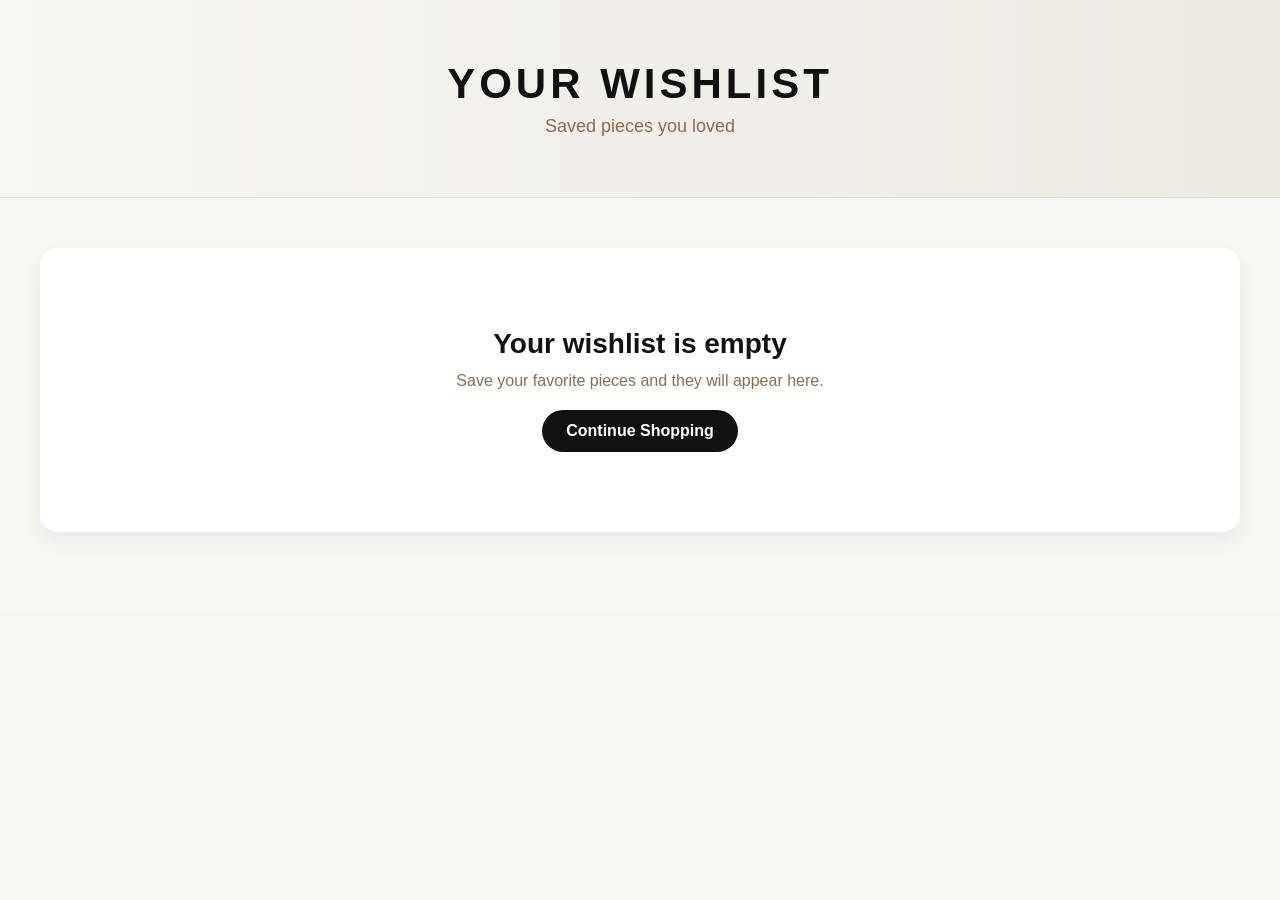
<file: wishlist.html>
<!DOCTYPE html>
<html lang="en">
<head>
  <meta charset="UTF-8" />
  <meta name="viewport" content="width=device-width, initial-scale=1.0" />
  <title>ShopEasy</title>
  <link rel="stylesheet" href="wishlist.css" />
  <link rel="stylesheet" href="https://cdnjs.cloudflare.com/ajax/libs/font-awesome/6.5.0/css/all.min.css">
</head>
<body>

  <section class="wishlist-hero">
    <h1>YOUR WISHLIST</h1>
    <p>Saved pieces you loved</p>
  </section>

  <div class="wishlist-container">
    <div id="wishlist-grid" class="wishlist-grid"></div>
  </div>

  <script src="wishlist.js"></script>
</body>
</html>
</file>
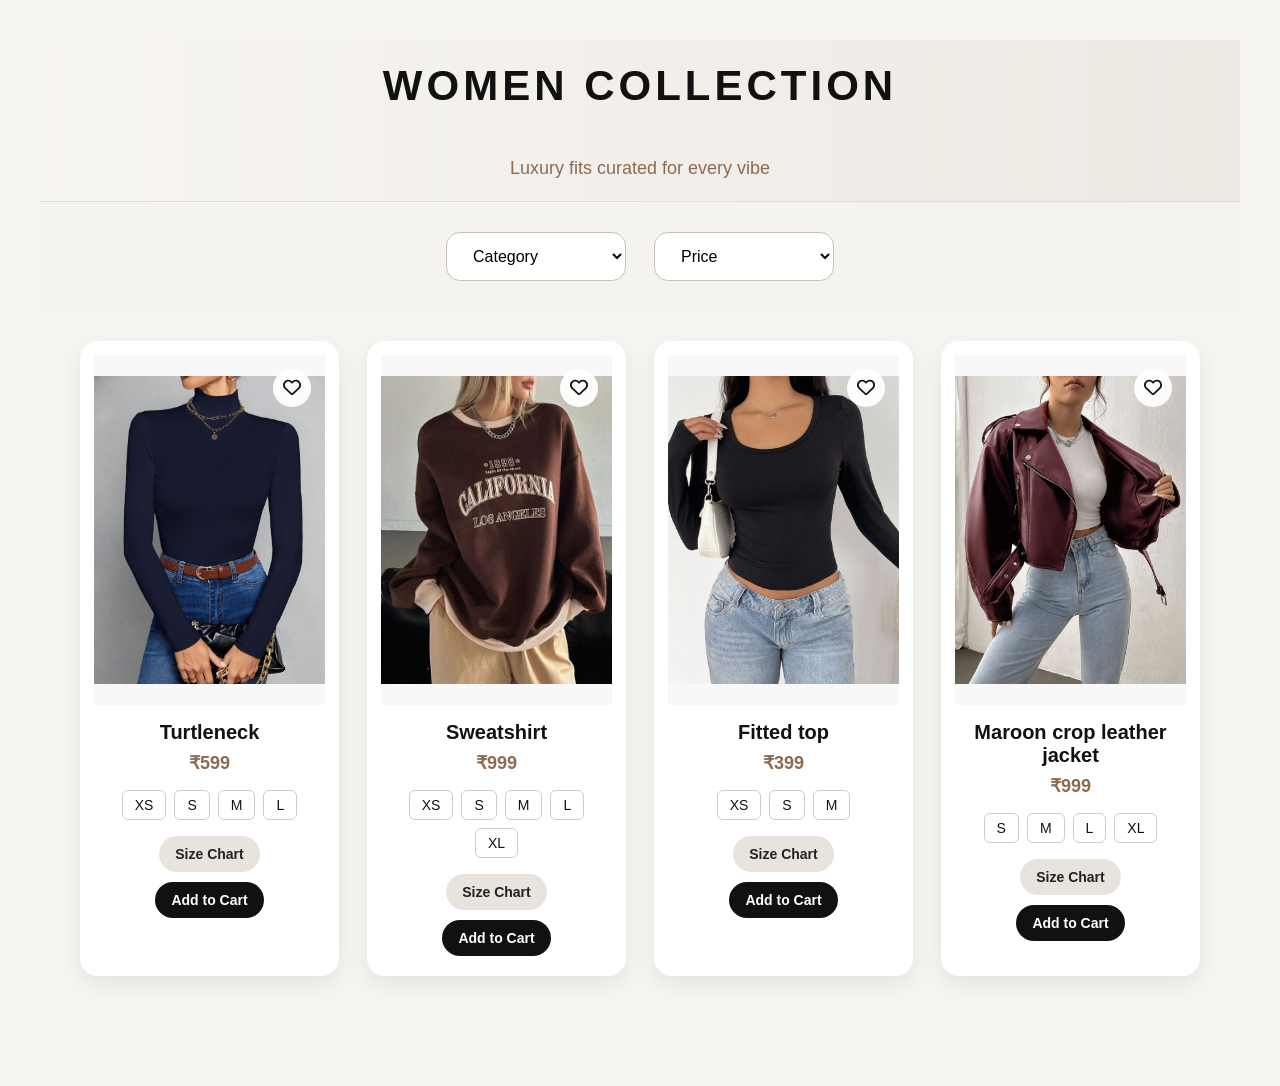
<file: women.html>
<!DOCTYPE html>
<html lang="en">
<head>
  <meta charset="UTF-8">
  <meta name="viewport" content="width=device-width, initial-scale=1.0">
  <title>Women Collection | URBANWEAR</title>
  <link rel="stylesheet" href="product.css">
  <link rel="stylesheet" href="collection.css">
  <link rel="stylesheet" href="https://cdnjs.cloudflare.com/ajax/libs/font-awesome/6.5.0/css/all.min.css">
</head>
<body>

<!-- HERO BANNER -->
<section class="collection-hero">
  <h1>WOMEN COLLECTION</h1>
  <p>Luxury fits curated for every vibe</p>
</section>

<!-- FILTER BAR -->
<div class="filter-bar">
  <select id="categoryFilter" onchange="filterProducts()">
    <option value="all">Category</option>
    <option value="Turtleneck">Turtleneck</option>
    <option value="Sweatshirt">Sweatshirt</option>
    <option value="Fitted top">Fitted top</option>
    <option value="Leather jacket">Jacket</option>
  </select>

  <select id="priceFilter" onchange="filterProducts()">
    <option value="all">Price</option>
    <option value="low">Under ₹500</option>
    <option value="mid">₹500 - ₹1000</option>
    <option value="high">Above ₹1000</option>
  </select>
</div>

<div class="product-grid">

  <!-- Product Card 1 -->
  <div class="product-card" data-category="Turtleneck" data-price="599" data-name="Turtleneck">
    <div class="product-img">
      <img src="COLLECTION for website/WOMENS COLLECTION/Womens Turtleneck/blue Womens Turtleneck.jpg" alt="Turtleneck">
      <i class="fa-regular fa-heart wishlist" onclick="addToWishlist(this, 'Turtleneck', 599, 'COLLECTION for website/WOMENS COLLECTION/Womens Turtleneck/blue Womens Turtleneck.jpg', 'women.html')"></i>
    </div>
    <h3>Turtleneck</h3>
    <p>₹599</p>
    <div class="size-selector">
      <span class="size-btn">XS</span>
      <span class="size-btn">S</span>
      <span class="size-btn">M</span>
      <span class="size-btn">L</span>
    </div>
    <div class="product-actions">
      <button class="size-chart-btn" onclick="openSizeChart()">Size Chart</button>
      <button class="add-cart-btn" onclick="addToCartWithSize(this, 'Turtleneck', 599)">Add to Cart</button>
    </div>
  </div>

  <!-- Product Card 2 -->
  <div class="product-card" data-category="Sweatshirt" data-price="999" data-name="Sweatshirt">
    <div class="product-img">
      <img src="COLLECTION for website/WOMENS COLLECTION/sweatshirt/brown sweatshirt.jpg" alt="Sweatshirt">
      <i class="fa-regular fa-heart wishlist" onclick="addToWishlist(this, 'Sweatshirt', 999, 'COLLECTION for website/WOMENS COLLECTION/sweatshirt/brown sweatshirt.jpg', 'women.html')"></i>
    </div>
    <h3>Sweatshirt</h3>
    <p>₹999</p>

    <div class="size-selector">
      <span class="size-btn">XS</span>
      <span class="size-btn">S</span>
      <span class="size-btn">M</span>
      <span class="size-btn">L</span>
      <span class="size-btn">XL</span>
    </div>

    <div class="product-actions">
      <button class="size-chart-btn" onclick="openSizeChart()">Size Chart</button>
      <button class="add-cart-btn" onclick="addToCartWithSize(this, 'Sweatshirt', 999)">Add to Cart</button>
    </div>
  </div>

  <!-- Product Card 3 -->
  <div class="product-card" data-category="Fitted top" data-price="399" data-name="Fitted top">
    <div class="product-img">
      <img src="COLLECTION for website/WOMENS COLLECTION/fitted top/black fitted top.jpg" alt="Fitted top">
      <i class="fa-regular fa-heart wishlist" onclick="addToWishlist(this, 'Fitted top', 399, 'COLLECTION for website/WOMENS COLLECTION/fitted top/black fitted top.jpg', 'women.html')"></i>
    </div>
    <h3>Fitted top</h3>
    <p>₹399</p>

    <div class="size-selector">
      <span class="size-btn">XS</span>
      <span class="size-btn">S</span>
      <span class="size-btn">M</span>
    </div>

    <div class="product-actions">
      <button class="size-chart-btn" onclick="openSizeChart()">Size Chart</button>
      <button class="add-cart-btn" onclick="addToCartWithSize(this, 'Fitted top', 399)">Add to Cart</button>
    </div>
  </div>

  <!-- Product Card 4 -->
  <div class="product-card" data-category="Leather jacket" data-price="999" data-name="Maroon crop leather jacket">
    <div class="product-img">
      <img src="COLLECTION for website/WOMENS COLLECTION/leather jacket/maroon crop leather jacket.jpg" alt="Maroon crop leather jacket">
      <i class="fa-regular fa-heart wishlist" onclick="addToWishlist(this, 'Maroon crop leather jacket', 999, 'COLLECTION for website/WOMENS COLLECTION/leather jacket/maroon crop leather jacket.jpg', 'women.html')"></i>
    </div>
    <h3>Maroon crop leather jacket</h3>
    <p>₹999</p>

    <div class="size-selector">
      <span class="size-btn">S</span>
      <span class="size-btn">M</span>
      <span class="size-btn">L</span>
      <span class="size-btn">XL</span>
    </div>

    <div class="product-actions">
      <button class="size-chart-btn" onclick="openSizeChart()">Size Chart</button>
      <button class="add-cart-btn" onclick="addToCartWithSize(this, 'Maroon crop leather jacket', 999)">Add to Cart</button>
    </div>
  </div>

</div>

<!-- SIZE CHART MODAL -->
<div id="sizeChartModal" class="size-chart-modal">
  <div class="size-chart-content">
    <span class="close-modal" onclick="closeSizeChart()">&times;</span>
    <h2>Size Chart</h2>

    <div class="size-chart-wrapper">
      <img src="COLLECTION for website/WOMENS COLLECTION/size chart.jpeg" alt="Size Chart">
    </div>
  </div>
</div>

<div id="toast" class="toast"></div>

<script src="cart.js"></script>
<script src="collection.js"></script>
</body>
</html>
</file>
<file: style.css>
* {
      margin: 0;
      padding: 0;
      box-sizing: border-box;
      font-family: 'Poppins', sans-serif;
    }
    
    body {
      background: #000;
      color: #fff;
      scroll-behavior: smooth;
    }
    
    /* ===== NAVBAR ===== */
    .navbar {
      position: fixed;
      top: 0;
      left: 0;
      width: 100%;
      padding: 20px 40px;
      display: flex;  
      align-items: center;
      justify-content: space-between;
      z-index: 1000;
      background: transparent;
      transition: background 0.35s ease, box-shadow 0.35s ease;
    }
    
    .navbar.scrolled {
      background: #ffffff !important;
      color: #000;
      box-shadow: 0 2px 20px rgba(0, 0, 0, 0.3);
    }
    
    .nav-left,
    .nav-right {
      display: flex;
      align-items: center;
      gap: 15px;
    }

    .nav-right{
      margin-left: auto;
    }

.nav-right i {
  font-size: 20px;
  cursor: pointer;
}

/* default white navbar text/icons */
.hamburger i,
.nav-right i,
.call-us,
.brand {
  color: #ffffff;
  transition: transform 0.3s ease, color 0.3s ease;
}

/* after scroll make them dark */
.navbar.scrolled .hamburger i,
.navbar.scrolled .nav-right i,
.navbar.scrolled .call-us,
.navbar.scrolled .brand {
  color: #111111 !important;
}

.nav-right i:hover {
  transform: scale(1.1);
  color: #d4af37;
}

#searchBox {
  display: none; /* hide by default */
  padding: 6px 10px;
  border-radius: 20px;
  border: 1px solid white;
  outline: none;
  margin-left: 10px;
  width: 150px;
}

.products {
  padding: 50px;
  background: black;
  color: white;
}

.product {
  padding: 10px;
  border-bottom: 1px solid gray;
  font-size: 18px;
}

/* LOGIN SIGNUP PAGE */

.auth-container {
  display: flex;
  justify-content: center;
  align-items: center;
  height: 100vh;
  background: linear-gradient(135deg, #000, #444);
}

.auth-box {
  background: white;
  padding: 30px;
  border-radius: 15px;
  width: 350px;
  box-shadow: 0 0 20px rgba(0,0,0,0.4);
  text-align: center;
}

.auth-box h2 {
  margin-bottom: 20px;
}

.auth-box input {
  width: 100%;
  padding: 10px;
  margin: 10px 0;
  border-radius: 5px;
  border: 1px solid #ccc;
}

.auth-box button {
  width: 100%;
  padding: 10px;
  background: black;
  color: white;
  border: none;
  border-radius: 20px;
  cursor: pointer;
  font-size: 16px;
}

.auth-box p {
  margin-top: 10px;
}

.auth-box span {
  color: blue;
  cursor: pointer;
  font-weight: bold;
}

/* Hide signup by default */
#signupForm {
  display: none;
}
    
    .hamburger i,
    .nav-right i {
      font-size: 20px;
      cursor: pointer;
      transition: transform 0.3s ease;
    }
    
    .hamburger i:hover,
    .nav-right i:hover {
      transform: scale(1.1);
    }
    
    .call-us {
      font-size: 20px;
      letter-spacing: 1px;
      cursor: pointer;
      text-transform: uppercase;
      transition: color 0.3s ease;
      font-weight: 500;
      font-family: sans-serif;
    }
    
    .call-us:hover {
      color: #d4af37;
    }
    
    .brand {
      font-size: 35px;
      font-weight: 800;
      letter-spacing: 3px;
      cursor: pointer;
      transition: letter-spacing 0.3s ease;  
      margin-left: auto; 
    }
    
    .brand:hover {
      letter-spacing: 4px;
    }

    #cart-count {
      background: red;
      color: white;
      font-size: 12px;
      padding: 2px 6px;
      border-radius: 50%;
      position: relative;
      top: -10px;
      left: -5px;
      min-width: 20px;
      text-align: center;
      line-height: 1.2;
    }

        .wishlist-icon-wrapper {
      position: relative;
      display: inline-flex;
      align-items: center;
      justify-content: center;
      cursor: pointer;
    }

#wishlist-count {
  background: red;
  color: white;
  font-size: 12px;
  padding: 2px 6px;
  border-radius: 50%;
  position: absolute;
  top: -10px;
  right: -10px;
  min-width: 20px;
  text-align: center;
  line-height: 1.2;
}
    
    /* ===== SIDE MENU ===== */
    .side-menu {
      position: fixed;
      top: 80px;
      left: 40px;
      background: rgba(83, 63, 13, 0.95);
      backdrop-filter: blur(10px);
      padding: 20px 30px;
      border-radius: 8px;
      display: none;
      z-index: 1001;
      min-width: 200px;
      box-shadow: 0 8px 32px rgba(0, 0, 0, 0.3);
    }
    
    .side-menu.active {
      display: block;
      animation: slideIn 0.3s ease;
    }
    
    @keyframes slideIn {
      from { opacity: 0; transform: translateY(-10px); }
      to { opacity: 1; transform: translateY(0); }
    }
    
    .side-menu ul {
      list-style: none;
    }
    
    .side-menu li {
      font-size: 16px;
      letter-spacing: 1px;
      margin: 12px 0;
      cursor: pointer;
      transition: all 0.3s ease;
      padding: 8px 12px;
      border-radius: 4px;
    }
    
    .side-menu li:hover {
      background: rgba(255, 255, 255, 0.1);
      transform: translateX(6px);
      color: #f8e6c3;
    }
    
    /* ===== HERO SECTION ===== */
    .hero {
      height: 100vh;
      width: 100%;
      background-image: url("https://i.pinimg.com/1200x/54/9a/54/549a54ab29422b393dcf9e41274c7c64.jpg");
      background-size: cover;
      background-position: center;
      background-repeat: no-repeat;
     /*background-attachment: fixed; */
      display: flex;
      justify-content: center;
      align-items: flex-end;
      position: relative;
      
    }
    
    .hero::before {
      content: '';
      position: absolute;
      inset: 0;
      background: linear-gradient(to bottom, rgba(0,0,0,0.2), rgba(0,0,0,0.6));
    }
    
    .hero-content {
      position: relative;
      z-index: 2;
      text-align: center;
      padding: 20px;
      animation: fadeInUp 1s ease;
    }
    
    @keyframes fadeInUp {
      from { opacity: 0; transform: translateY(30px); }
      to { opacity: 1; transform: translateY(0); }
    }
    
    .hero h1 {
      font-size: 60px;
      font-weight: 800;
      letter-spacing: 4px;
      margin-bottom: 30px;
      text-shadow: 2px 2px 10px rgba(0,0,0,0.5);
    }
    
    .hero-options {
      display: flex;
      justify-content: center;
      gap: 40px;
      font-size: 25px;
      font-weight: 600;
    }
    
    .hero-options a {
      cursor: pointer;
      position: relative;
      padding: 10px 10px;
      transition: all 0.3s ease;
      color: white;
    }
    .hero-options a::after {
      content: '';
      position: absolute;
      left: 50%;
      bottom: -5px;
      width: 0;
      height: 2px;
      background: #fff;
      transition: all 0.3s ease;
      transform: translateX(-50%);
    }
    
    .hero-options a:hover::after {
      width: 100%;
    }
    
    .hero-options a:hover {
      color: #f8e6c3;
    }
    
    /* ===== COLLECTIONS SECTION ===== */
    .collections {
      background: linear-gradient(135deg, #807267 0%, #6b5d52 100%);
      padding: 100px 60px;
      text-align: center;
    }
    
    .collections h2 {
      font-size: 42px;
      font-weight: 800;
      letter-spacing: 3px;
      margin-bottom: 60px;
      position: relative;
      display: inline-block;
    }
    
    .collections h2::after {
      content: '';
      position: absolute;
      bottom: -10px;
      left: 50%;
      transform: translateX(-50%);
      width: 100px;
      height: 3px;
      background: #fff;
    }
    
    .collection-grid {
      display: grid;
      grid-template-columns: repeat(3, 1fr);
      gap: 40px;
      max-width: 1400px;
      margin: 0 auto;
    }
    
    .collection-card {
      position: relative;
      height: 500px;
      cursor: pointer;
      overflow: hidden;
      border-radius: 12px;
      transition: transform 0.4s ease, box-shadow 0.4s ease;
    }
    
    .collection-card:hover {
      transform: translateY(-10px);
      box-shadow: 0 20px 40px rgba(0,0,0,0.3);
    }
    
    .collection-card img {
      width: 100%;
      height: 100%;
      object-fit: cover;
      transition: transform 0.8s ease;
    }
    
    .collection-card:hover img {
      transform: scale(1.1);
    }
    
    .collection-card .overlay {
      position: absolute;
      inset: 0;
      background: linear-gradient(to top, rgba(0,0,0,0.8), transparent);
      display: flex;
      align-items: flex-end;
      justify-content: center;
      padding-bottom: 40px;
      font-size: 32px;
      font-weight: 800;
      letter-spacing: 4px;
      transition: all 0.4s ease;
    }
    
    .collection-card:hover .overlay {
      background: linear-gradient(to top, rgba(0,0,0,0.9), transparent);
      padding-bottom: 60px;
    }
    
    /* ===== SKIN TONE GUIDE ===== */
    .under-tone-guide {
      background: linear-gradient(135deg, #a9927d 0%, #8a7968 100%);
      padding: 100px 60px;
      text-align: center;
    }
    
    .under-tone-guide h2 {
      font-size: 42px;
      font-weight: 800;
      letter-spacing: 3px;
      margin-bottom: 40px;
    }
    
    .under-tone-container {
      max-width: 1200px;
      margin: 0 auto;
    }
    
    .under-tone-intro {
      font-size: 18px;
      line-height: 1.8;
      margin-bottom: 50px;
      color: #f5f5f5;
      max-width: 800px;
      margin-left: auto;
      margin-right: auto;
    }
    
    .under-tone-types {
      display: grid;
      grid-template-columns: repeat(3, 1fr);
      gap: 30px;
      margin-bottom: 50px;
    }
    
    .under-tone-card {
      background: rgba(255, 255, 255, 0.1);
      backdrop-filter: blur(10px);
      padding: 30px;
      border-radius: 12px;
      border: 1px solid rgba(255, 255, 255, 0.2);
      transition: transform 0.3s ease, background 0.3s ease;
    }
    
    .under-tone-card:hover {
      transform: translateY(-5px);
      background: rgba(255, 255, 255, 0.15);
    }
    
    .under-tone-card h3 {
      font-size: 24px;
      margin-bottom: 15px;
      color: #f8e6c3;
    }
    
    .under-tone-card p {
      font-size: 16px;
      line-height: 1.6;
      color: #e0e0e0;
    }
    
    .identify-btn {
      background: transparent;
      color: #fff;
      border: 2px solid #fff;
      padding: 15px 40px;
      font-size: 16px;
      letter-spacing: 2px;
      cursor: pointer;
      transition: all 0.3s ease;
      border-radius: 30px;
      margin-top: 20px;
    }
    
    .identify-btn:hover {
      background: #fff;
      color: #000;
      transform: translateY(-2px);
      box-shadow: 0 5px 15px rgba(255, 255, 255, 0.2);
    }
    
/* ===== MERGED STYLE GUIDE SECTION ===== */
.style-guide {
  background: linear-gradient(135deg, #907b67 0%, #7a6857 100%);
  padding: 120px 80px;
  position: relative;
  overflow: hidden;
}

.style-guide::before {
  content: "";
  position: absolute;
  top: -80px;
  right: -80px;
  width: 260px;
  height: 260px;
  background: rgba(255,255,255,0.05);
  border-radius: 50%;
  filter: blur(10px);
}

.style-guide::after {
  content: "";
  position: absolute;
  bottom: -100px;
  left: -60px;
  width: 240px;
  height: 240px;
  background: rgba(255,255,255,0.04);
  border-radius: 50%;
  filter: blur(10px);
}

.section-top-label {
  text-align: center;
  font-size: 14px;
  font-weight: 700;
  letter-spacing: 4px;
  text-transform: uppercase;
  color: #f8e6c3;
  margin-bottom: 50px;
  position: relative;
  z-index: 2;
}

.style-guide-content {
  display: grid;
  grid-template-columns: 1fr 1fr;
  align-items: center;
  gap: 80px;
  max-width: 1400px;
  margin: 0 auto;
  position: relative;
  z-index: 2;
}

.style-image {
  width: 100%;
  height: 700px;
  overflow: hidden;
  border-radius: 24px;
  box-shadow: 0 25px 60px rgba(0,0,0,0.28);
  position: relative;
}

.style-image img {
  width: 100%;
  height: 100%;
  object-fit: cover;
  transition: transform 0.8s ease;
}

.style-image:hover img {
  transform: scale(1.06);
}

.style-text {
  color: #fff;
}

.style-text h2 {
  font-size: 52px;
  font-weight: 800;
  letter-spacing: 4px;
  margin-bottom: 24px;
  line-height: 1.15;
}

.style-description {
  font-size: 18px;
  line-height: 1.9;
  color: #f3f0eb;
  margin-bottom: 20px;
  max-width: 560px;
}

.style-brand-line {
  font-size: 18px;
  font-weight: 600;
  color: #f8e6c3;
  margin-bottom: 36px;
  letter-spacing: 1px;
}

.style-features {
  display: grid;
  grid-template-columns: 1fr 1fr;
  gap: 22px;
  margin-bottom: 36px;
}

.feature {
  background: rgba(255, 255, 255, 0.12);
  padding: 24px;
  border-radius: 18px;
  border: 1px solid rgba(255,255,255,0.12);
  backdrop-filter: blur(8px);
  transition: all 0.35s ease;
  position: relative;
}

.feature:hover {
  transform: translateY(-8px);
  box-shadow: 0 18px 35px rgba(0,0,0,0.18);
  background: rgba(255, 255, 255, 0.16);
}

.feature-icon {
  display: inline-block;
  font-size: 18px;
  color: #f8e6c3;
  margin-bottom: 12px;
}

.feature h4 {
  font-size: 20px;
  margin-bottom: 12px;
  color: #fff4db;
  line-height: 1.4;
}

.feature p {
  font-size: 14px;
  margin-bottom: 0;
  color: #e7dfd7;
  line-height: 1.8;
}

.style-buttons {
  display: flex;
  flex-wrap: wrap;
  gap: 16px;
}

.style-buttons button {
  padding: 16px 34px;
  font-size: 15px;
  letter-spacing: 1.6px;
  cursor: pointer;
  transition: all 0.3s ease;
  border-radius: 40px;
  font-weight: 600;
}

.primary-btn {
  background: #fff;
  color: #111;
  border: 2px solid #fff;
}

.primary-btn:hover {
  background: transparent;
  color: #fff;
  transform: translateY(-3px);
  box-shadow: 0 12px 24px rgba(255,255,255,0.15);
}

.secondary-btn {
  background: transparent;
  color: #fff;
  border: 2px solid rgba(255,255,255,0.8);
}

.secondary-btn:hover {
  background: #fff;
  color: #111;
  transform: translateY(-3px);
  box-shadow: 0 12px 24px rgba(0,0,0,0.12);
}

/* ===== RESPONSIVE ===== */
@media (max-width: 1200px) {
  .style-guide {
    padding: 100px 50px;
  }

  .style-guide-content {
    gap: 50px;
  }

  .style-image {
    height: 620px;
  }

  .style-text h2 {
    font-size: 44px;
  }

  .seasons-grid {
    grid-template-columns: repeat(2, 1fr);
  }
}

@media (max-width: 992px) {
  .style-guide {
    padding: 90px 30px;
  }

  .style-guide-content {
    grid-template-columns: 1fr;
    gap: 50px;
    margin-bottom: 70px;
  }

  .style-image {
    height: 550px;
  }

  .style-text h2 {
    font-size: 40px;
  }

  .style-features {
    grid-template-columns: 1fr;
  }

  .section-top-label {
    margin-bottom: 35px;
  }

  .season-preview-header h3 {
    font-size: 34px;
  }
}

@media (max-width: 768px) {
  .seasons-grid {
    grid-template-columns: 1fr;
  }
}

@media (max-width: 576px) {
  .style-guide {
    padding: 70px 20px;
  }

  .style-image {
    height: 420px;
    border-radius: 18px;
  }

  .style-text h2 {
    font-size: 32px;
    letter-spacing: 2px;
  }

  .style-description {
    font-size: 16px;
  }

  .style-brand-line {
    font-size: 16px;
  }

  .style-buttons {
    flex-direction: column;
    align-items: stretch;
  }

  .style-buttons button {
    width: 100%;
    text-align: center;
  }

  .feature {
    padding: 20px;
  }

  .section-top-label {
    font-size: 12px;
    letter-spacing: 3px;
    margin-bottom: 28px;
  }

/* ===== RESPONSIVE ===== */
@media (max-width: 992px) {
  .style-modal-grid {
    grid-template-columns: 1fr;
  }

  .style-modal-seasons {
    grid-template-columns: repeat(2, 1fr);
  }

  .style-modal-header h2 {
    font-size: 38px;
  }
}

@media (max-width: 576px) {
  .style-guide-modal-content {
    padding: 40px 20px 28px;
    border-radius: 20px;
  }

  .style-modal-header h2 {
    font-size: 30px;
    letter-spacing: 2px;
  }

  .style-modal-header p {
    font-size: 15px;
  }

  .style-modal-seasons {
    grid-template-columns: 1fr;
  }

  .style-modal-buttons {
    flex-direction: column;
  }

  .style-modal-buttons button {
    width: 100%;
  }
}
}
    
    /* ===== FOOTER ===== */
    .footer {
      background: linear-gradient(to bottom, #000 0%, #111 100%);
      padding: 100px 60px 30px;
      border-top: 1px solid #222;
    }
    
    .footer-container {
      display: grid;
      grid-template-columns: repeat(4, 1fr);
      gap: 60px;
      max-width: 1400px;
      margin: 0 auto;
    }
    
    .footer-brand h3 {
      font-size: 32px;
      font-weight: 800;
      letter-spacing: 4px;
      margin-bottom: 15px;
    }
    
    .footer-brand p {
      font-size: 16px;
      color: #aaa;
      line-height: 1.6;
    }
    
    .footer-links h4,
    .footer-social h4 {
      font-size: 18px;
      letter-spacing: 2px;
      margin-bottom: 25px;
      color: #f8e6c3;
    }
    
    .footer-links ul {
      list-style: none;
    }
    
    .footer-links li {
      margin-bottom: 15px;
    }
    
    .footer-links a {
      text-decoration: none;
      color: #aaa;
      font-size: 16px;
      transition: all 0.3s ease;
      display: inline-block;
    }
    
    .footer-links a:hover {
      color: #fff;
      transform: translateX(5px);
    }
    
    .footer-social .social-icons {
      display: flex;
      gap: 25px;
    }
    
    .footer-social i {
      font-size: 22px;
      cursor: pointer;
      transition: all 0.3s ease;
      background: rgba(255, 255, 255, 0.1);
      width: 50px;
      height: 50px;
      border-radius: 50%;
      display: flex;
      align-items: center;
      justify-content: center;
    }
    
    .footer-social i:hover {
      transform: translateY(-5px) scale(1.1);
      background: rgba(255, 255, 255, 0.2);
      color: #f8e6c3;
    }
    
    .footer-bottom {
      text-align: center;
      margin-top: 80px;
      padding-top: 30px;
      border-top: 1px solid #333;
      font-size: 14px;
      color: #777;
    }
    
    .footer-bottom p {
      margin-top: 10px;
      font-size: 12px;
      color: #555;
    }
    
    /* ===== MODAL ===== */
    .modal {
      display: none;
      position: fixed;
      top: 0;
      left: 0;
      width: 100%;
      height: 100%;
      background: rgba(0, 0, 0, 0.9);
      z-index: 2000;
      align-items: center;
      justify-content: center;
    }
    
    .modal.active {
      display: flex;
      animation: fadeIn 0.3s ease;
    }
    
    @keyframes fadeIn {
      from { opacity: 0; }
      to { opacity: 1; }
    }
    
    .modal-content {
      background: linear-gradient(135deg, #1a1a1a 0%, #2d2d2d 100%);
      padding: 50px;
      border-radius: 20px;
      max-width: 800px;
      width: 90%;
      max-height: 80vh;
      overflow-y: auto;
      position: relative;
    }
    
    .modal-close {
      position: absolute;
      top: 20px;
      right: 20px;
      font-size: 24px;
      cursor: pointer;
      color: #aaa;
      transition: color 0.3s ease;
    }
    
    .modal-close:hover {
      color: #fff;
    }
    
    .modal h2 {
      font-size: 36px;
      margin-bottom: 30px;
      color: #f8e6c3;
    }
    /* ===== RESPONSIVE DESIGN ===== */
    @media (max-width: 1200px) {
      .collection-grid {
        grid-template-columns: repeat(2, 1fr);
      }
      
      .seasons-grid {
        grid-template-columns: repeat(2, 1fr);
      }
    }
    
    @media (max-width: 992px) {
      .style-guide-content {
        grid-template-columns: 1fr;
        gap: 50px;
      }
      
      .style-image {
        height: 400px;
      }
      
      .footer-container {
        grid-template-columns: repeat(2, 1fr);
      }
    }
    
    @media (max-width: 768px) {
      .navbar {
        padding: 15px 20px;
      }
      
      .hero h1 {
        font-size: 36px;
      }
      
      .hero-options {
        flex-direction: column;
        gap: 20px;
      }
      
      .collections,
      .skin-tone-guide,
      .style-guide,
      .seasonal-styling,
      .footer {
        padding: 60px 20px;
      }
      
      .collection-grid,
      .skin-tone-types,
      .seasons-grid {
        grid-template-columns: 1fr;
      }
      
      .collection-card {
        height: 400px;
      }
      
      .style-features {
        grid-template-columns: 1fr;
      }
      
      .footer-container {
        grid-template-columns: 1fr;
        text-align: center;
      }
      
      .footer-social .social-icons {
        justify-content: center;
      }
      
      .modal-content {
        padding: 30px;
        width: 95%;
      }
    }
    
    @media (max-width: 480px) {
      .hero h1 {
        font-size: 28px;
        letter-spacing: 2px;
      }
      
      .collections h2,
      .skin-tone-guide h2,
      .style-text h2,
      .seasonal-styling h2 {
        font-size: 28px;
      }
      
      .brand {
        font-size: 20px;
      }
    }
</file>
<file: cart.css>
* {
  margin: 0;
  padding: 0;
  box-sizing: border-box;
}

body {
  font-family: "Poppins", sans-serif;
  background: linear-gradient(135deg, #f8f5f2, #f3efe9);
  color: #1e1e1e;
  min-height: 100vh;
}

.page-wrapper {
  width: 100%;
  padding: 40px 20px;
}

.cart-layout {
  max-width: 1200px;
  margin: 0 auto;
  display: grid;
  grid-template-columns: 2fr 1fr;
  gap: 28px;
  align-items: start;
}

/* Left Main */
.cart-main {
  background: rgba(255, 255, 255, 0.9);
  border-radius: 24px;
  padding: 30px;
  box-shadow: 0 14px 40px rgba(0, 0, 0, 0.08);
  backdrop-filter: blur(8px);
}

.cart-header {
  display: flex;
  justify-content: space-between;
  align-items: center;
  margin-bottom: 28px;
}

.mini-title {
  font-size: 13px;
  color: #9a7b63;
  font-weight: 600;
  letter-spacing: 1px;
  text-transform: uppercase;
  margin-bottom: 6px;
}

.cart-header h1 {
  font-size: 32px;
  font-weight: 700;
}

.cart-icon {
  width: 58px;
  height: 58px;
  border-radius: 18px;
  background: #f6efe8;
  display: flex;
  align-items: center;
  justify-content: center;
  font-size: 28px;
}

/* Cart items */
.cart-items {
  display: flex;
  flex-direction: column;
  gap: 18px;
}

.cart-item {
  display: grid;
  grid-template-columns: 1.8fr 110px 130px 100px;
  align-items: center;
  gap: 16px;
  padding: 18px;
  background: #fcfbfa;
  border: 1px solid #ece6df;
  border-radius: 18px;
  transition: 0.25s ease;
}

.cart-item:hover {
  transform: translateY(-2px);
  box-shadow: 0 10px 24px rgba(0, 0, 0, 0.05);
}

.item-info {
  display: flex;
  flex-direction: column;
  gap: 4px;
}

.item-name {
  font-size: 17px;
  font-weight: 600;
  color: #1d1d1d;
}

.item-size {
  font-size: 14px;
  color: #7b7b7b;
}

.item-price {
  font-size: 18px;
  font-weight: 700;
  color: #1c1c1c;
}

.qty-box {
  display: flex;
  align-items: center;
  justify-content: center;
  gap: 10px;
  background: #f4efe9;
  border-radius: 999px;
  padding: 8px 12px;
  width: fit-content;
}

.qty-box button {
  width: 32px;
  height: 32px;
  border: none;
  border-radius: 50%;
  background: #1f1f1f;
  color: white;
  cursor: pointer;
  font-size: 18px;
  transition: 0.2s ease;
}

.qty-box button:hover {
  background: #9a7b63;
}

.qty-number {
  min-width: 20px;
  text-align: center;
  font-weight: 600;
}

.remove-btn {
  border: none;
  background: #ffe4e4;
  color: #d63d3d;
  padding: 10px 14px;
  border-radius: 12px;
  font-weight: 600;
  cursor: pointer;
  transition: 0.2s ease;
}

.remove-btn:hover {
  background: #ffd1d1;
  transform: scale(1.03);
}

/* Right summary */
.cart-summary {
  position: sticky;
  top: 30px;
  background: #111111;
  color: white;
  border-radius: 24px;
  padding: 28px 24px;
  box-shadow: 0 14px 40px rgba(0, 0, 0, 0.12);
}

.cart-summary h2 {
  font-size: 24px;
  margin-bottom: 24px;
}

.summary-row,
.summary-total {
  display: flex;
  justify-content: space-between;
  align-items: center;
}

.summary-row {
  font-size: 15px;
  color: #d8d8d8;
  margin-bottom: 16px;
}

.free-text {
  color: #7ee081;
  font-weight: 600;
}

.summary-divider {
  height: 1px;
  background: rgba(255, 255, 255, 0.15);
  margin: 18px 0;
}

.summary-total {
  font-size: 24px;
  font-weight: 700;
  margin-bottom: 24px;
}

.cart-buttons {
  display: flex;
  flex-direction: column;
  gap: 12px;
}

.cart-buttons button {
  border: none;
  border-radius: 14px;
  padding: 14px 18px;
  font-size: 15px;
  font-weight: 600;
  cursor: pointer;
  transition: 0.25s ease;
}

.clear-btn {
  background: #2a2a2a;
  color: white;
}

.clear-btn:hover {
  background: #3a3a3a;
}

.checkout-btn {
  background: linear-gradient(135deg, #c49a78, #9a6d4d);
  color: white;
}

.checkout-btn:hover {
  transform: translateY(-2px);
  box-shadow: 0 10px 20px rgba(196, 154, 120, 0.35);
}

/* Empty cart */
.empty-cart {
  text-align: center;
  padding: 60px 20px;
  background: #fcfbfa;
  border: 1px dashed #d9cfc5;
  border-radius: 20px;
}

.empty-cart h3 {
  font-size: 24px;
  margin-bottom: 10px;
}

.empty-cart p {
  color: #6f6f6f;
  margin-bottom: 20px;
}

.shop-btn {
  display: inline-block;
  text-decoration: none;
  background: #111111;
  color: white;
  padding: 12px 22px;
  border-radius: 12px;
  font-weight: 600;
  transition: 0.2s ease;
}

.shop-btn:hover {
  background: #9a7b63;
}

/* Responsive */
@media (max-width: 900px) {
  .cart-layout {
    grid-template-columns: 1fr;
  }

  .cart-summary {
    position: static;
  }

  .cart-item {
    grid-template-columns: 1fr;
    gap: 14px;
  }

  .remove-btn {
    width: fit-content;
  }
}

@media (max-width: 500px) {
  .cart-main,
  .cart-summary {
    padding: 20px;
    border-radius: 18px;
  }

  .cart-header h1 {
    font-size: 24px;
  }

  .cart-icon {
    width: 48px;
    height: 48px;
    font-size: 22px;
  }

  .summary-total {
    font-size: 20px;
  }
}
</file>
<file: checkout.css>
body {
  margin: 0;
  font-family: 'Poppins', sans-serif;
  background: linear-gradient(135deg, #0f172a, #1e293b);
  color: white;
  display: flex;
  justify-content: center;
  align-items: center;
  height: 100vh;
}

/* ===== CARD ===== */
.payment-card {
  background: rgba(255,255,255,0.05);
  backdrop-filter: blur(20px);
  padding: 30px;
  border-radius: 20px;
  width: 320px;
  text-align: center;
  box-shadow: 0 10px 40px rgba(0,0,0,0.3);
  animation: fadeIn 1s ease;
}

.payment-card h1 {
  margin-bottom: 10px;
}

.payment-card p {
  color: #cbd5e1;
  font-size: 14px;
}

/* ===== BUTTON ===== */
.pay-btn {
  margin-top: 20px;
  padding: 12px 20px;
  border: none;
  border-radius: 10px;
  background: linear-gradient(45deg, #6366f1, #22c55e);
  color: white;
  font-size: 16px;
  cursor: pointer;
  transition: 0.3s;
}

.pay-btn:hover {
  transform: scale(1.05);
}

/* ===== LOADER ===== */
.loader {
  margin-top: 20px;
  display: none;
}

.loader span {
  display: inline-block;
  width: 8px;
  height: 8px;
  margin: 3px;
  background: white;
  border-radius: 50%;
  animation: bounce 0.6s infinite alternate;
}

.loader span:nth-child(2) { animation-delay: 0.2s; }
.loader span:nth-child(3) { animation-delay: 0.4s; }

@keyframes bounce {
  to { transform: translateY(-10px); }
}

/* ===== TOAST ===== */
.toast {
  position: fixed;
  bottom: 30px;
  right: 30px;
  background: #22c55e;
  color: white;
  padding: 15px 20px;
  border-radius: 10px;
  opacity: 0;
  transform: translateY(50px);
  transition: 0.5s;
  box-shadow: 0 5px 20px rgba(0,0,0,0.3);
}

.toast.show {
  opacity: 1;
  transform: translateY(0);
}

/* ===== SUCCESS ICON ===== */
.success-icon {
  font-size: 50px;
  display: none;
  animation: pop 0.5s ease;
}

@keyframes pop {
  0% { transform: scale(0); }
  100% { transform: scale(1); }
}

/* ===== ANIMATION ===== */
@keyframes fadeIn {
  from { opacity: 0; transform: translateY(30px);}
  to { opacity: 1; transform: translateY(0);}
}
</file>
<file: collection.css>
* {
  margin: 0;
  padding: 0;
  box-sizing: border-box;
  font-family: 'Poppins', sans-serif;
}

body {
  background: #f7f5f2;
  color: #111;
}

/* ===== HERO SECTION ===== */
.collection-hero {
  height: 18vh;
  background: linear-gradient(to right, #f7f5f2, #ede9e3);
  display: flex;
  flex-direction: column;
  justify-content: center;
  align-items: center;
  text-align: center;
  border-bottom: 1px solid #ddd;
}

.collection-hero h1 {
  font-size: 42px;
  font-weight: 700;
  letter-spacing: 4px;
  color: #111;
}

.collection-hero p {
  font-size: 18px;
  color: #8c6b4f;
  margin-top: 8px;
}

/* ===== FILTER BAR ===== */
.filter-bar {
  display: flex;
  justify-content: center;
  gap: 28px;
  padding: 30px 20px;
  background: #f5f3f0;
  flex-wrap: wrap;
  padding: 30px 20px;
}

.filter-bar select {
  padding: 14px 22px;
  min-width: 180px;
  border: 1px solid #c9c1b8;
  border-radius: 14px;
  font-size: 16px;
  background: #fff;
  cursor: pointer;
  outline: none;
}

/* ===== PRODUCT GRID ===== */
.product-grid {
  width: 100%;
  max-width: 1400px;
  margin: 0 auto;
  display: grid;
  grid-template-columns: repeat(4, minmax(250px, 1fr));
  gap: 28px;
  padding: 30px 40px 70px;
  align-items: start;
}

/* ===== PRODUCT CARD ===== */
.product-card {
  background: #fff;
  border-radius: 18px;
  overflow: hidden;
  box-shadow: 0 8px 24px rgba(0,0,0,0.08);
  transition: 0.3s ease;
  padding: 14px 14px 20px;
  display: flex;
  flex-direction: column;
  height: 100%;
}

.product-card:hover {
  transform: translateY(-8px);
}

/* ===== IMAGE ===== */
.product-img {
  position: relative;
  width: 100%;
  height: 350px;
  overflow: hidden;
  display: flex;
  align-items: center;
  justify-content: center;
  background: #f8f8f8;
}

.product-img img {
  width: 100%;
  height: 100%;
  object-fit: contain;
  display: block;
  transition: transform 0.4s ease;
}

.product-card:hover .product-img img {
  transform: scale(1.05);
}

/* ===== WISHLIST ICON ===== */
.wishlist {
  position: absolute;
  top: 14px;
  right: 14px;
  background: rgba(255,255,255,0.95);
  padding: 10px;
  border-radius: 50%;
  cursor: pointer;
  transition: 0.3s ease;
  font-size: 18px;
  z-index: 2;
}

.wishlist:hover {
  transform: scale(1.1);
}

.wishlist.active {
  color: red;
}

/* ===== TEXT ===== */
.product-card h3 {
  margin-top: 16px;
  font-size: 20px;
  font-weight: 600;
  text-align: center;
  padding: 0 18px;
}

.product-card p {
  color: #8c6b4f;
  font-size: 18px;
  font-weight: 600;
  text-align: center;
  margin: 8px 0 16px;
  padding: 0 18px;
}

/* ===== SIZE SELECTOR ===== */
.size-selector {
  display: flex;
  justify-content: center;
  gap: 8px;
  flex-wrap: wrap;
  margin-bottom: 16px;
   padding: 0 18px;
}

.size-btn {
  border: 1px solid #ccc;
  padding: 6px 12px;
  border-radius: 6px;
  font-size: 14px;
  cursor: pointer;
  transition: 0.2s;
}

.size-btn:hover {
  background: #111;
  color: white;
}

.size-btn.selected {
  background: #8c6b4f;
  color: white;
  border-color: #8c6b4f;
}

/* ===== PRODUCT ACTIONS ===== */
.product-actions {
  display: flex;
  justify-content: center;
  gap: 10px;
  flex-wrap: wrap;
  padding: 0 18px;
}

.product-actions button {
  border: none;
  padding: 10px 16px;
  border-radius: 20px;
  font-size: 14px;
  font-weight: 600;
  cursor: pointer;
  transition: 0.3s;
}

.size-chart-btn {
  background: #ece7e2;
  color: #222;
}

.size-chart-btn:hover {
  background: #ddd3ca;
}

.add-cart-btn {
  background: #111;
  color: white;
}

.add-cart-btn:hover {
  background: #8c6b4f;
}

/* ===== SIZE CHART MODAL ===== */
.size-chart-btn {
  padding: 10px 22px;
  border: none;
  border-radius: 30px;
  background: #e9e3dd;
  color: #222;
  font-size: 16px;
  font-weight: 600;
  cursor: pointer;
  transition: 0.3s ease;
  z-index: 10;
  position: relative;
}

.size-chart-btn:hover {
  background: #d8cfc7;
  transform: translateY(-2px);
}

.size-chart-modal {
  display: none;
  position: fixed;
  left: 0;
  top: 0;
  width: 100%;
  height: 100%;
  background: rgba(0,0,0,0.65);
  z-index: 9999;
  justify-content: center;
  align-items: center;
  padding: 20px;
}

.size-chart-modal.show {
  display: flex;
}

.size-chart-content {
  background: #fff;
  width: 90%;
  max-width: 700px;
  border-radius: 18px;
  padding: 24px;
  position: relative;
  text-align: center;
  animation: popupFade 0.3s ease;
}

.size-chart-content h2 {
  text-align: center;
  margin-bottom: 20px;
  font-size: 28px;
}

.size-chart-wrapper img {
  width: 100%;
  max-height: 70vh;
  object-fit: contain;
  border-radius: 12px;
}

.close-modal {
  position: absolute;
  top: 10px;
  right: 18px;
  font-size: 30px;
  cursor: pointer;
}

/* ===== RESPONSIVE ===== */
@media (max-width: 1200px) {
  .product-grid {
    grid-template-columns: repeat(3, 1fr);
    padding: 30px 24px 60px;
  }
}

@keyframes popupFade {
  from {
    opacity: 0;
    transform: scale(0.9);
  }
  to {
    opacity: 1;
    transform: scale(1);
  }
}

@media (max-width: 768px) {
  .collection-hero h1 {
    font-size: 36px;
  }

  .product-grid {
    grid-template-columns: 1fr;
    padding: 20px;
  }

  .filter-bar {
    flex-direction: column;
    align-items: center;
  }

  .filter-bar select {
    width: 90%;
  }
}
</file>
<file: product.css>
body {
  background: #000;
  color: white;
  font-family: Poppins;
  padding: 40px;
}

h1 {
  text-align: center;
  margin-bottom: 40px;
}

.product-grid {
  display: grid;
  grid-template-columns: repeat(4,1fr);
  gap: 30px;
}

.product-card {
  background: #111;
  padding: 15px;
  border-radius: 12px;
  text-align: center;
  transition: 0.3s;
}

.product-card:hover {
  transform: scale(1.05);
}

.product-card img {
  width: 100%;
  height: 300px;
  object-fit: cover;
  border-radius: 10px;
}

button {
  padding: 10px 20px;
  background: gold;
  border: none;
  pointer-events: auto;
  cursor: pointer;
  font-weight: bold;
}

.toast {
  position: fixed;
  top: 30px;
  right: 30px;
  min-width: 260px;
  max-width: 320px;
  background: #111;
  color: #fff;
  padding: 14px 18px;
  border-radius: 12px;
  font-size: 15px;
  font-weight: 500;
  box-shadow: 0 10px 30px rgba(0, 0, 0, 0.25);
  opacity: 0;
  transform: translateY(-20px);
  pointer-events: none;
  transition: all 0.35s ease;
  z-index: 9999;
  border-left: 5px solid #d4af37;
}

.toast.show {
  opacity: 1;
  transform: translateY(0);
}

.toast.success {
  border-left-color: #22c55e;
}

.toast.error {
  border-left-color: #ef4444;
}
</file>
<file: order_success.css>
body {
  margin: 0;
  font-family: 'Poppins', sans-serif;
  background: linear-gradient(135deg, #020617, #0f172a);
  color: white;
  display: flex;
  justify-content: center;
  align-items: center;
  height: 100vh;
}

.card {
  background: rgba(255,255,255,0.05);
  backdrop-filter: blur(20px);
  padding: 40px;
  border-radius: 20px;
  text-align: center;
  width: 350px;
  box-shadow: 0 10px 40px rgba(0,0,0,0.4);
  animation: fadeIn 1s ease;
}

h1 {
  color: #22c55e;
}

.order-details {
  margin-top: 20px;
  text-align: left;
  font-size: 14px;
  color: #cbd5e1;
}

.home-btn {
  margin-top: 20px;
  padding: 10px 20px;
  border: none;
  border-radius: 10px;
  background: #6366f1;
  color: white;
  cursor: pointer;
}

@keyframes fadeIn {
  from { opacity: 0; transform: translateY(20px);}
  to { opacity: 1; transform: translateY(0);}
}
</file>
<file: style-guide.css>
* {
  margin: 0;
  padding: 0;
  box-sizing: border-box;
}

body {
  font-family: "Poppins", sans-serif;
  background: #f8f5f1;
  color: #1d1d1d;
}

/* HERO */
.style-hero {
  min-height: 100vh;

  position: relative;
  display: flex;
  align-items: center;
  justify-content: center;
  padding: 60px 20px;
}

.style-hero-overlay {
  position: absolute;
  inset: 0;
  background: linear-gradient(rgba(25, 20, 16, 0.45), rgba(25, 20, 16, 0.58));
}

.style-hero-content {
  position: relative;
  z-index: 2;
  max-width: 900px;
  text-align: center;
  color: #fff;
}

.hero-label,
.small-label {
  display: inline-block;
  font-size: 13px;
  letter-spacing: 4px;
  font-weight: 700;
  color: #f4ddc3;
  margin-bottom: 18px;
  text-transform: uppercase;
}

.style-hero-content h1 {
  font-size: 64px;
  font-weight: 800;
  letter-spacing: 3px;
  margin-bottom: 22px;
}

.hero-text {
  font-size: 18px;
  line-height: 1.9;
  max-width: 760px;
  margin: 0 auto 32px;
  color: #f2ebe4;
}

.hero-buttons {
  display: flex;
  justify-content: center;
  flex-wrap: wrap;
  gap: 16px;
}

.hero-buttons button,
.outfit-card-content button,
.cta-buttons button {
  background: #111;
  color: #fff;
  border: none;
  padding: 15px 30px;
  border-radius: 35px;
  font-size: 14px;
  font-weight: 600;
  letter-spacing: 1.5px;
  cursor: pointer;
  transition: 0.3s ease;
}

.hero-buttons button:hover,
.outfit-card-content button:hover,
.cta-buttons button:hover {
  transform: translateY(-3px);
  background: #8c735d;
}

.hero-buttons .outline-btn {
  background: transparent;
  border: 2px solid #fff;
}

.hero-buttons .outline-btn:hover {
  background: #fff;
  color: #111;
}

/* COMMON */
.section-heading {
  max-width: 760px;
  margin: 0 auto 55px;
  text-align: center;
}

.section-heading h2 {
  font-size: 42px;
  font-weight: 800;
  margin-bottom: 16px;
  letter-spacing: 1px;
}

.section-heading p {
  font-size: 17px;
  line-height: 1.9;
  color: #5c5148;
}

section:not(.style-hero) {
  padding: 100px 70px;
}

/* ===== OUTFIT SECTION ===== */
.outfit-section {
  padding: 80px 40px;
  background: #f6f3ef;
}

/* ===== GRID ===== */
.outfit-grid {
  max-width: 1400px;
  margin: 0 auto;
  display: grid;
  grid-template-columns: repeat(3, 1fr);
  gap: 32px;
}

/* ===== CARD ===== */
.outfit-card {
  background: #ffffff;
  border-radius: 24px;
  overflow: hidden;
  box-shadow: 0 14px 35px rgba(0, 0, 0, 0.08);
  transition: transform 0.35s ease, box-shadow 0.35s ease;
  display: flex;
  flex-direction: column;
}

.outfit-card:hover {
  transform: translateY(-8px);
  box-shadow: 0 20px 45px rgba(0, 0, 0, 0.12);
}

/* ===== IMAGE WRAPPER ===== */
.outfit-img-wrap {
  width: 100%;
  height: 500px;
  background: #ece7e1;
  overflow: hidden;
}

.outfit-card img {
  width: 100%;
  height: 100%;
  object-fit: cover;
  object-position: center top;
  display: block;
  transition: transform 0.45s ease;
}

.outfit-card:hover img {
  transform: scale(1.04);
}

/* ===== CONTENT ===== */
.outfit-card-content {
  padding: 24px 24px 28px;
  display: flex;
  flex-direction: column;
  flex-grow: 1;
}

.outfit-card-content h3 {
  font-size: 24px;
  font-weight: 700;
  color: #1f1a17;
  margin-bottom: 12px;
}

.outfit-card-content p {
  font-size: 15px;
  line-height: 1.8;
  color: #5c5148;
  margin-bottom: 22px;
  flex-grow: 1;
}

/* ===== BUTTON ===== */
.outfit-card-content button {
  align-self: flex-start;
  padding: 12px 24px;
  border: none;
  border-radius: 999px;
  background: #111;
  color: #fff;
  font-size: 13px;
  font-weight: 600;
  letter-spacing: 1px;
  cursor: pointer;
  transition: all 0.3s ease;
}

.outfit-card-content button:hover {
  background: #d4af37;
  color: #111;
  transform: translateY(-2px);
}

/* PALETTE */
.palette-section {
  background: linear-gradient(135deg, #907b67 0%, #7a6857 100%);
}

.palette-section .section-heading h2,
.palette-section .section-heading p,
.palette-section .small-label {
  color: #fff;
}

.palette-grid {
  max-width: 1300px;
  margin: 0 auto;
  display: grid;
  grid-template-columns: repeat(3, 1fr);
  gap: 28px;
}

.palette-card {
  background: rgba(255,255,255,0.12);
  border: 1px solid rgba(255,255,255,0.14);
  border-radius: 22px;
  padding: 30px 24px;
  backdrop-filter: blur(8px);
  color: #fff;
  transition: 0.3s ease;
}

.palette-card:hover {
  transform: translateY(-8px);
}

.palette-colors {
  display: flex;
  gap: 12px;
  margin-bottom: 22px;
}

.palette-colors span {
  width: 54px;
  height: 54px;
  border-radius: 50%;
  display: inline-block;
  border: 2px solid rgba(255,255,255,0.35);
}

.palette-card h3 {
  font-size: 24px;
  margin-bottom: 12px;
  color: #f8e6c3;
}

.palette-card p {
  font-size: 15px;
  line-height: 1.8;
  color: #f2ebe4;
}

/* PIECES */
.pieces-grid {
  max-width: 1200px;
  margin: 0 auto;
  display: grid;
  grid-template-columns: repeat(4, 1fr);
  gap: 22px;
}

.piece-box {
  background: #fff;
  padding: 24px;
  text-align: center;
  border-radius: 18px;
  font-weight: 600;
  font-size: 18px;
  box-shadow: 0 14px 28px rgba(0,0,0,0.07);
  transition: 0.3s ease;
}

.piece-box:hover {
  transform: translateY(-8px);
  background: #f3ece4;
}

/* TIPS */
.tips-section {
  background: #1f1a16;
}

.light-text h2,
.light-text .small-label {
  color: #fff;
}

.tips-grid {
  max-width: 1300px;
  margin: 0 auto;
  display: grid;
  grid-template-columns: repeat(3, 1fr);
  gap: 28px;
}

.tip-card {
  background: rgba(255,255,255,0.06);
  border: 1px solid rgba(255,255,255,0.08);
  border-radius: 22px;
  padding: 32px 26px;
  color: #fff;
  transition: 0.3s ease;
}

.tip-card:hover {
  transform: translateY(-8px);
  background: rgba(255,255,255,0.09);
}

.tip-card span {
  font-size: 40px;
  font-weight: 800;
  color: #f4ddc3;
  display: block;
  margin-bottom: 18px;
}

.tip-card h3 {
  font-size: 24px;
  margin-bottom: 14px;
}

.tip-card p {
  font-size: 15px;
  line-height: 1.9;
  color: #e7ddd4;
}

/* CTA */
.shop-cta {
  text-align: center;
  background: #efe7df;
}

.shop-cta h2 {
  font-size: 44px;
  margin-bottom: 16px;
}

.shop-cta p:not(.small-label) {
  font-size: 17px;
  line-height: 1.9;
  max-width: 700px;
  margin: 0 auto 30px;
  color: #5c5148;
}

.cta-buttons {
  display: flex;
  justify-content: center;
  flex-wrap: wrap;
  gap: 16px;
}

/* RESPONSIVE */
@media (max-width: 1200px) {
  .outfit-grid,
  .palette-grid,
  .tips-grid {
    grid-template-columns: repeat(2, 1fr);
  }

  .pieces-grid {
    grid-template-columns: repeat(2, 1fr);
  }

  .style-hero-content h1 {
    font-size: 52px;
  }
}

@media (max-width: 768px) {
  section:not(.style-hero) {
    padding: 80px 24px;
  }

  .style-hero-content h1 {
    font-size: 38px;
  }

  .hero-text {
    font-size: 16px;
  }

  .section-heading h2,
  .shop-cta h2 {
    font-size: 32px;
  }

  .outfit-grid,
  .palette-grid,
  .tips-grid,
  .pieces-grid {
    grid-template-columns: 1fr;
  }

  .outfit-card img {
    height: 340px;
  }

  .palette-colors span {
    width: 46px;
    height: 46px;
  }
}

@media (max-width: 480px) {
  .style-hero {
    min-height: 85vh;
  }

  .style-hero-content h1 {
    font-size: 30px;
  }

  .hero-label,
  .small-label {
    font-size: 11px;
    letter-spacing: 3px;
  }

  .hero-buttons,
  .cta-buttons {
    flex-direction: column;
    align-items: stretch;
  }

  .hero-buttons button,
  .cta-buttons button {
    width: 100%;
  }
}
</file>
<file: wishlist.css>
* {
  margin: 0;
  padding: 0;
  box-sizing: border-box;
  font-family: 'Poppins', sans-serif;
}

body {
  background: #f7f5f2;
  color: #111;
}

/* ===== HERO ===== */
.wishlist-hero {
  height: 22vh;
  background: linear-gradient(to right, #f7f5f2, #ede9e3);
  display: flex;
  flex-direction: column;
  justify-content: center;
  align-items: center;
  border-bottom: 1px solid #ddd;
  text-align: center;
}

.wishlist-hero h1 {
  font-size: 42px;
  letter-spacing: 4px;
  font-weight: 700;
}

.wishlist-hero p {
  margin-top: 8px;
  font-size: 18px;
  color: #8c6b4f;
}

/* ===== CONTAINER ===== */
.wishlist-container {
  padding: 50px 40px 80px;
  background: #f8f6f3;
}

/* ===== GRID ===== */
.wishlist-grid {
  display: grid;
  grid-template-columns: repeat(4, 1fr);
  gap: 25px;
}

/* ===== CARD ===== */
.wishlist-card {
  background: #fff;
  border-radius: 18px;
  overflow: hidden;
  box-shadow: 0 8px 24px rgba(0,0,0,0.08);
  transition: 0.3s ease;
  padding-bottom: 20px;
}

.wishlist-card:hover {
  transform: translateY(-8px);
}

/* ===== IMAGE ===== */
.wishlist-img {
  position: relative;
  width: 100%;
  height: 280px;
  overflow: hidden;
}

.wishlist-img img {
  width: 100%;
  height: 100%;
  object-fit: cover;
  display: block;
  transition: transform 0.4s ease;
}

.wishlist-card:hover .wishlist-img img {
  transform: scale(1.05);
}

/* ===== HEART REMOVE ===== */
.remove-wishlist {
  position: absolute;
  top: 14px;
  right: 14px;
  background: rgba(255,255,255,0.95);
  padding: 10px;
  border-radius: 50%;
  cursor: pointer;
  color: red;
  font-size: 18px;
  transition: 0.3s ease;
}

.remove-wishlist:hover {
  transform: scale(1.1);
}

/* ===== TEXT ===== */
.wishlist-card h3 {
  margin-top: 16px;
  font-size: 20px;
  font-weight: 600;
  text-align: center;
  padding: 0 18px;
}

.wishlist-card p {
  color: #8c6b4f;
  font-size: 18px;
  font-weight: 600;
  text-align: center;
  margin: 8px 0 16px;
  padding: 0 18px;
}

/* ===== BUTTONS ===== */
.wishlist-actions {
  display: flex;
  justify-content: center;
  gap: 10px;
  flex-wrap: wrap;
  padding: 0 18px;
}

.wishlist-actions button {
  border: none;
  padding: 10px 16px;
  border-radius: 22px;
  font-size: 14px;
  font-weight: 600;
  cursor: pointer;
  transition: 0.3s;
}

.shop-btn {
  background: #111;
  color: white;
}

.shop-btn:hover {
  background: #8c6b4f;
}

.remove-btn {
  background: #ece7e2;
  color: #222;
}

.remove-btn:hover {
  background: #ddd3ca;
}

/* ===== EMPTY STATE ===== */
.empty-wishlist {
  text-align: center;
  padding: 80px 20px;
  background: #fff;
  border-radius: 18px;
  box-shadow: 0 8px 24px rgba(0,0,0,0.06);
  grid-column: 1 / -1;
}

.empty-wishlist h2 {
  font-size: 28px;
  margin-bottom: 12px;
}

.empty-wishlist p {
  color: #8c6b4f;
  margin-bottom: 20px;
}

.empty-wishlist a {
  display: inline-block;
  text-decoration: none;
  background: #111;
  color: #fff;
  padding: 12px 24px;
  border-radius: 24px;
  font-weight: 600;
  transition: 0.3s;
}

.empty-wishlist a:hover {
  background: #8c6b4f;
}

/* ===== RESPONSIVE ===== */
@media (max-width: 1200px) {
  .wishlist-grid {
    grid-template-columns: repeat(2, 1fr);
  }
}

@media (max-width: 768px) {
  .wishlist-hero h1 {
    font-size: 32px;
  }

  .wishlist-hero p {
    font-size: 16px;
  }

  .wishlist-container {
    padding: 30px 20px 60px;
  }

  .wishlist-grid {
    grid-template-columns: 1fr;
  }
}
</file>
